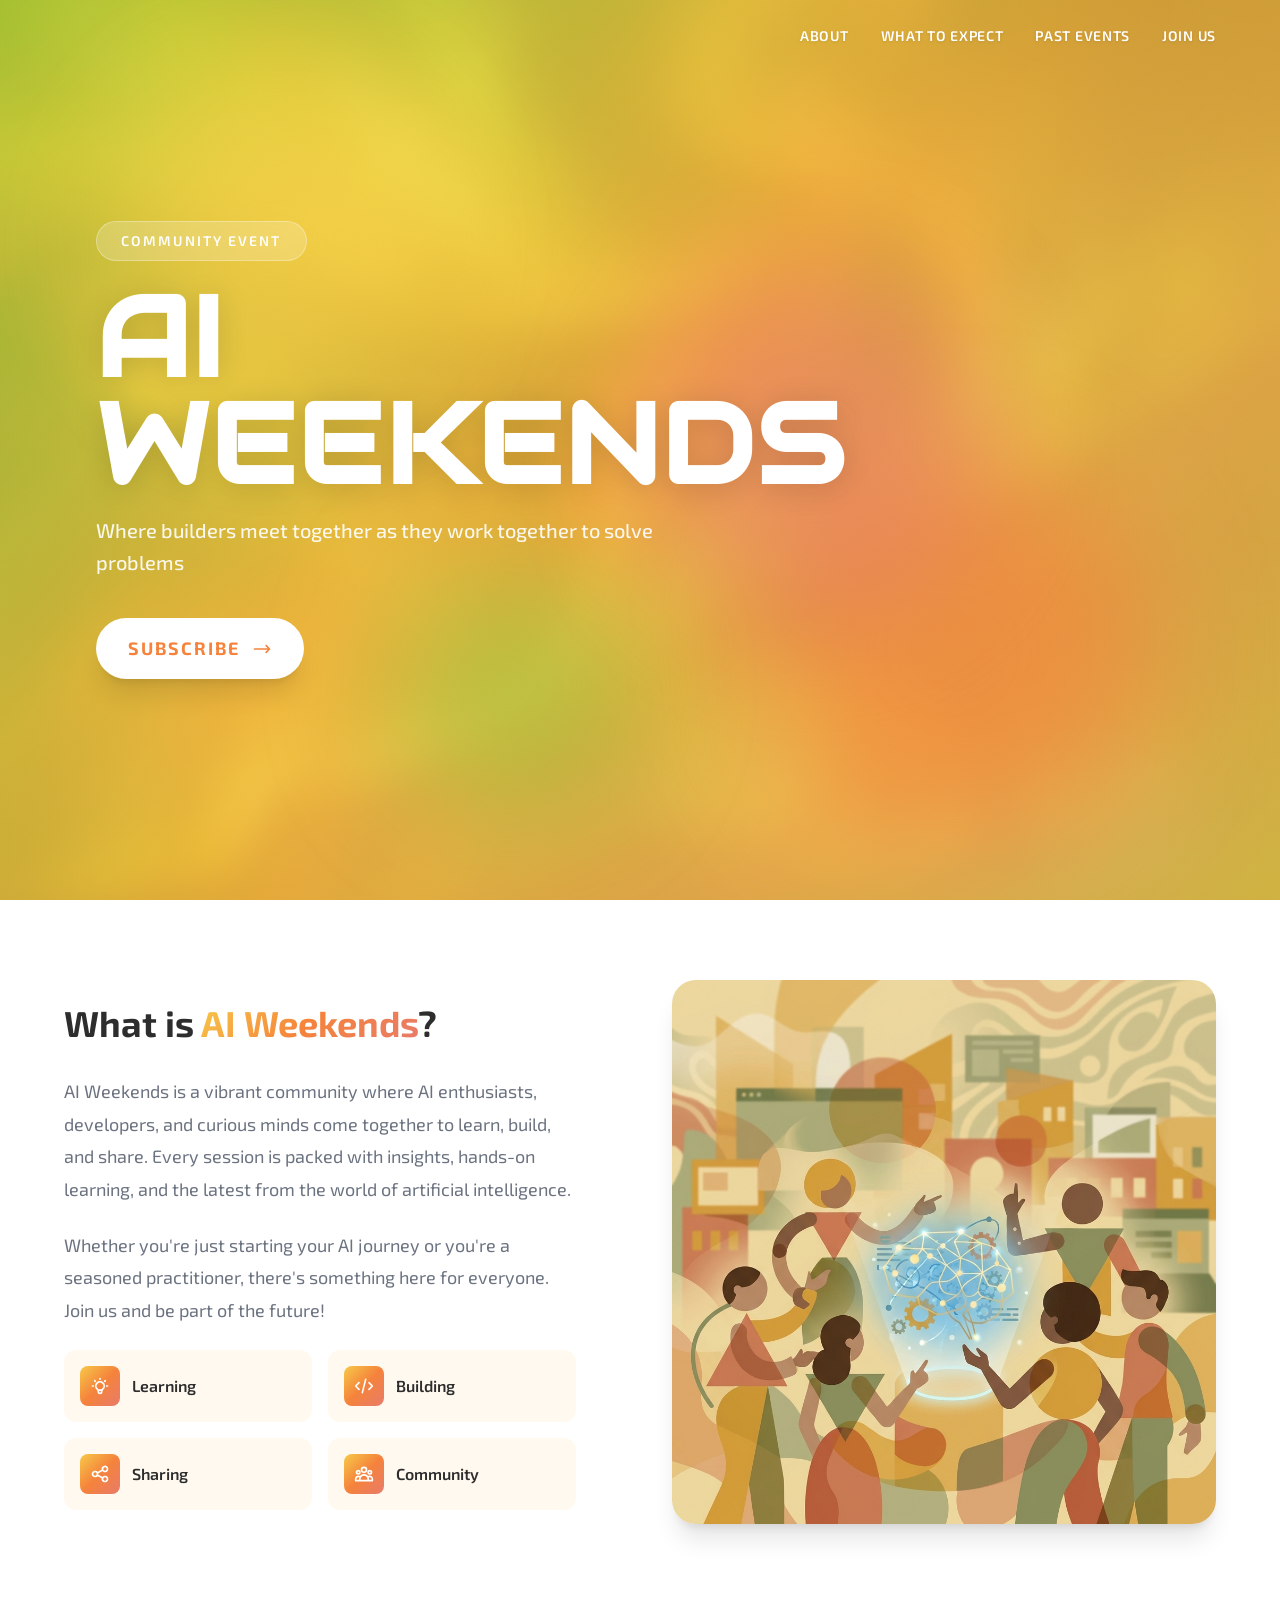
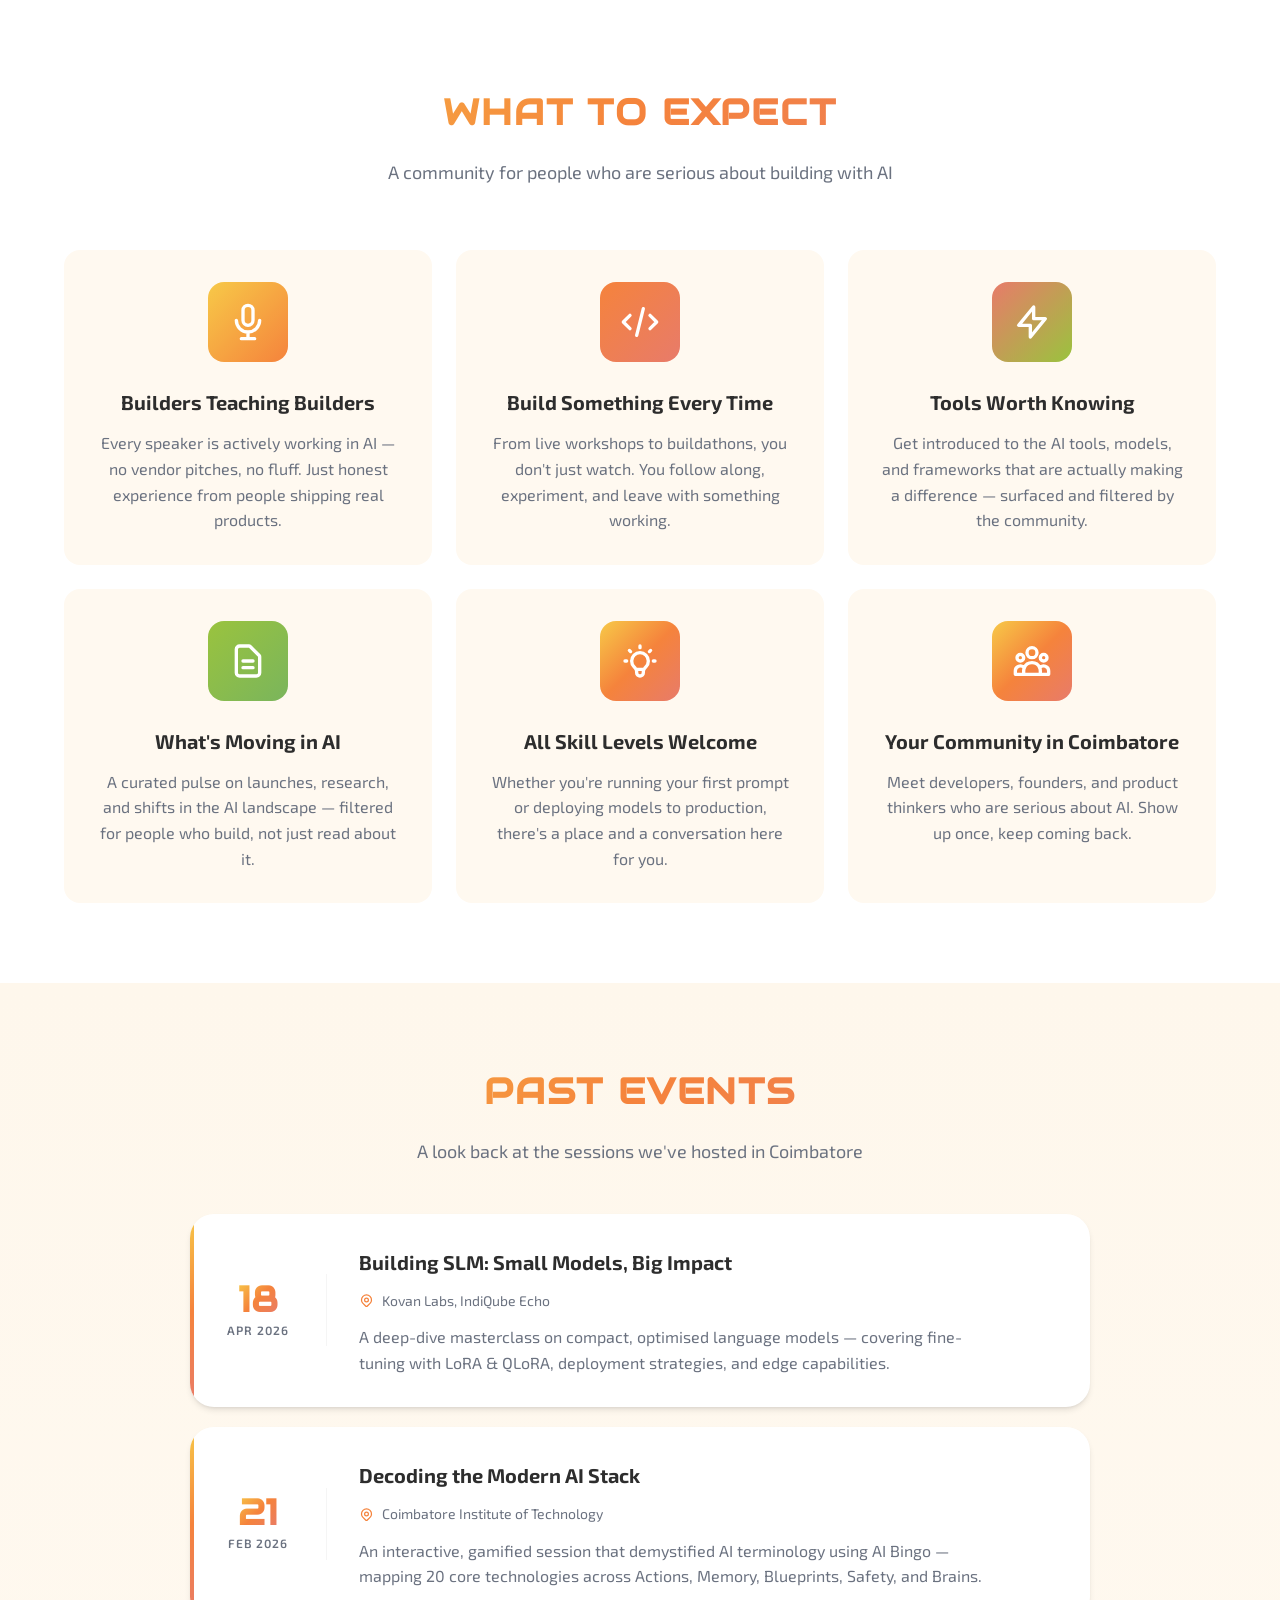
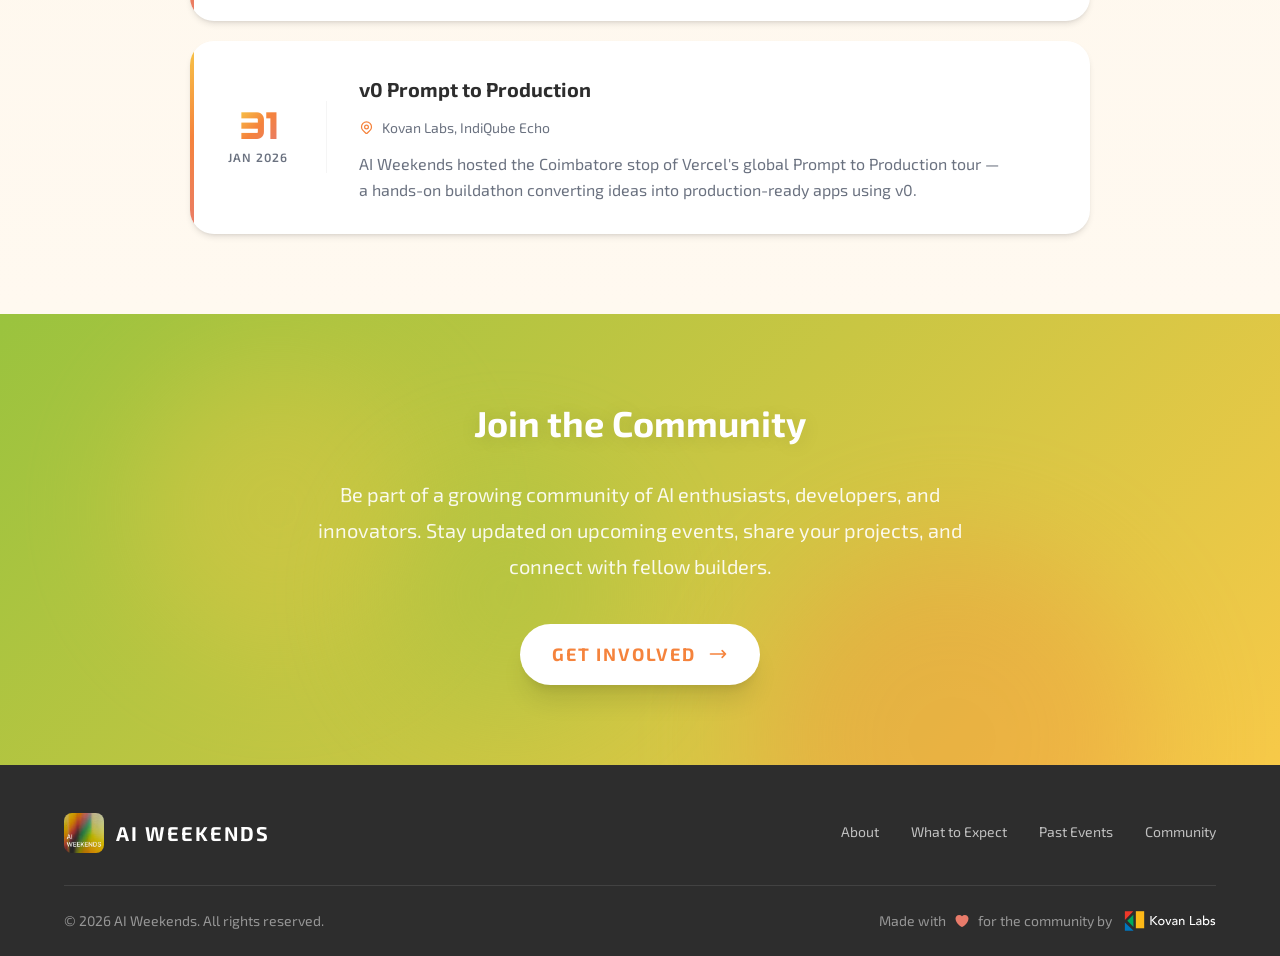
<file: index.html>
<!DOCTYPE html>
<html lang="en">

<head>
  <meta charset="UTF-8">
  <meta name="viewport" content="width=device-width, initial-scale=1.0">
  <meta name="description"
    content="AI Weekends - Where builders meet together to solve problems. Join our community for keynotes, AI hacks, hands-on workshops, and more.">
  <meta name="keywords" content="AI, Artificial Intelligence, Community, Workshops, Technology, Machine Learning">
  <meta name="author" content="AI Weekends">

  <!-- Open Graph -->
  <meta property="og:title" content="AI Weekends ">
  <meta property="og:description" content="Where builders meet together to solve problems. Join our AI community!">
  <meta property="og:image" content="assets/images/hero-bg.png">
  <meta property="og:type" content="website">

  <!-- Twitter Card -->
  <meta name="twitter:card" content="summary_large_image">
  <meta name="twitter:title" content="AI Weekends - Avengers Assemble">
  <meta name="twitter:description" content="Where builders meet together to solve problems.">

  <title>AI Weekends </title>

  <!-- Fonts -->
  <link rel="preconnect" href="https://fonts.googleapis.com">
  <link rel="preconnect" href="https://fonts.gstatic.com" crossorigin>
  <link href="https://fonts.googleapis.com/css2?family=Audiowide&family=Exo+2:wght@300;400;500;600;700&display=swap"
    rel="stylesheet">

  <!-- Favicon -->
  <link rel="icon" type="image/png" href="assets/images/logo.png">

  <!-- Styles -->
  <link rel="stylesheet" href="css/styles.css">
</head>

<body>
  <!-- Skip Link for Accessibility -->
  <a href="#main-content" class="skip-link">Skip to main content</a>

  <!-- Header -->
  <header class="header" id="header">
    <div class="container">
      <a href="#" class="logo">
        <img src="assets/images/logo.png" alt="AI Weekends Logo" class="logo-img">
        <span class="logo-text">AI Weekends</span>
      </a>

      <nav class="nav" aria-label="Main navigation">
        <a href="#about" class="nav-link">About</a>
        <a href="#agenda" class="nav-link">What to Expect</a>
        <a href="#past-events" class="nav-link">Past Events</a>
        <a href="#community" class="nav-link">Join Us</a>
      </nav>

      <button class="mobile-menu-toggle" aria-label="Toggle menu" aria-expanded="false">
        <span></span>
        <span></span>
        <span></span>
      </button>
    </div>
  </header>

  <!-- Mobile Navigation -->
  <div class="mobile-nav-overlay" aria-hidden="true"></div>
  <nav class="mobile-nav" aria-label="Mobile navigation">
    <a href="#about" class="mobile-nav-link">About</a>
    <a href="#agenda" class="mobile-nav-link">What to Expect</a>
    <a href="#past-events" class="mobile-nav-link">Past Events</a>
    <a href="#community" class="mobile-nav-link">Join Us</a>
  </nav>

  <main id="main-content">
    <!-- Hero Section -->
    <section class="hero" id="hero">
      <img src="assets/images/hero-bg.png" alt="" class="hero-background" aria-hidden="true">
      <div class="hero-overlay" aria-hidden="true"></div>

      <!-- Floating Orbs -->
      <div class="hero-orbs" aria-hidden="true">
        <div class="orb orb-1"></div>
        <div class="orb orb-2"></div>
        <div class="orb orb-3"></div>
        <div class="orb orb-4"></div>
      </div>

      <div class="hero-content">
        <span class="hero-badge">Community Event</span>
        <h1 class="hero-title">AI Weekends</h1>
        <p class="hero-subtitle">Where builders meet together as they work together to solve problems</p>
        <a href="https://lu.ma/aiweekends" target="_blank" rel="noopener noreferrer" class="hero-cta">
          Subscribe
          <svg xmlns="http://www.w3.org/2000/svg" fill="none" viewBox="0 0 24 24" stroke="currentColor">
            <path stroke-linecap="round" stroke-linejoin="round" stroke-width="2" d="M17 8l4 4m0 0l-4 4m4-4H3" />
          </svg>
        </a>
      </div>
    </section>

    <!-- About Section -->
    <section class="about section" id="about">
      <div class="container">
        <div class="about-grid">
          <div class="about-content">
            <h2 class="about-title">What is <span>AI Weekends</span>?</h2>
            <p class="about-text">
              AI Weekends is a vibrant community where AI enthusiasts, developers, and curious minds come together
              to learn, build, and share. Every session is packed with insights, hands-on learning, and the latest
              from the world of artificial intelligence.
            </p>
            <p class="about-text">
              Whether you're just starting your AI journey or you're a seasoned practitioner, there's something
              here for everyone. Join us and be part of the future!
            </p>

            <div class="about-features">
              <div class="about-feature">
                <div class="about-feature-icon">
                  <svg xmlns="http://www.w3.org/2000/svg" width="20" height="20" fill="none" viewBox="0 0 24 24"
                    stroke="currentColor">
                    <path stroke-linecap="round" stroke-linejoin="round" stroke-width="2"
                      d="M9.663 17h4.673M12 3v1m6.364 1.636l-.707.707M21 12h-1M4 12H3m3.343-5.657l-.707-.707m2.828 9.9a5 5 0 117.072 0l-.548.547A3.374 3.374 0 0014 18.469V19a2 2 0 11-4 0v-.531c0-.895-.356-1.754-.988-2.386l-.548-.547z" />
                  </svg>
                </div>
                <span class="about-feature-text">Learning</span>
              </div>
              <div class="about-feature">
                <div class="about-feature-icon">
                  <svg xmlns="http://www.w3.org/2000/svg" width="20" height="20" fill="none" viewBox="0 0 24 24"
                    stroke="currentColor">
                    <path stroke-linecap="round" stroke-linejoin="round" stroke-width="2"
                      d="M10 20l4-16m4 4l4 4-4 4M6 16l-4-4 4-4" />
                  </svg>
                </div>
                <span class="about-feature-text">Building</span>
              </div>
              <div class="about-feature">
                <div class="about-feature-icon">
                  <svg xmlns="http://www.w3.org/2000/svg" width="20" height="20" fill="none" viewBox="0 0 24 24"
                    stroke="currentColor">
                    <path stroke-linecap="round" stroke-linejoin="round" stroke-width="2"
                      d="M8.684 13.342C8.886 12.938 9 12.482 9 12c0-.482-.114-.938-.316-1.342m0 2.684a3 3 0 110-2.684m0 2.684l6.632 3.316m-6.632-6l6.632-3.316m0 0a3 3 0 105.367-2.684 3 3 0 00-5.367 2.684zm0 9.316a3 3 0 105.368 2.684 3 3 0 00-5.368-2.684z" />
                  </svg>
                </div>
                <span class="about-feature-text">Sharing</span>
              </div>
              <div class="about-feature">
                <div class="about-feature-icon">
                  <svg xmlns="http://www.w3.org/2000/svg" width="20" height="20" fill="none" viewBox="0 0 24 24"
                    stroke="currentColor">
                    <path stroke-linecap="round" stroke-linejoin="round" stroke-width="2"
                      d="M17 20h5v-2a3 3 0 00-5.356-1.857M17 20H7m10 0v-2c0-.656-.126-1.283-.356-1.857M7 20H2v-2a3 3 0 015.356-1.857M7 20v-2c0-.656.126-1.283.356-1.857m0 0a5.002 5.002 0 019.288 0M15 7a3 3 0 11-6 0 3 3 0 016 0zm6 3a2 2 0 11-4 0 2 2 0 014 0zM7 10a2 2 0 11-4 0 2 2 0 014 0z" />
                  </svg>
                </div>
                <span class="about-feature-text">Community</span>
              </div>
            </div>
          </div>

          <div class="about-image">
            <img src="assets/images/community.png" alt="AI Community collaborating together">
          </div>
        </div>
      </div>
    </section>

    <!-- What to Expect Section -->
    <section class="highlights section" id="agenda">
      <div class="container">
        <div class="highlights-header">
          <h2 class="section-title">What to Expect</h2>
          <p class="section-subtitle text-center" style="margin: 0 auto;">
            A community for people who are serious about building with AI
          </p>
        </div>

        <div class="highlights-grid highlights-grid-extended">
          <!-- Builders Teaching Builders -->
          <div class="highlight-card">
            <div class="highlight-icon">
              <svg xmlns="http://www.w3.org/2000/svg" fill="none" viewBox="0 0 24 24" stroke="currentColor">
                <path stroke-linecap="round" stroke-linejoin="round" stroke-width="2"
                  d="M19 11a7 7 0 01-7 7m0 0a7 7 0 01-7-7m7 7v4m0 0H8m4 0h4m-4-8a3 3 0 01-3-3V5a3 3 0 116 0v6a3 3 0 01-3 3z" />
              </svg>
            </div>
            <h3 class="highlight-title">Builders Teaching Builders</h3>
            <p class="highlight-description">Every speaker is actively working in AI — no vendor pitches, no fluff. Just honest experience from people shipping real products.</p>
          </div>

          <!-- Build Something Every Time -->
          <div class="highlight-card">
            <div class="highlight-icon">
              <svg xmlns="http://www.w3.org/2000/svg" fill="none" viewBox="0 0 24 24" stroke="currentColor">
                <path stroke-linecap="round" stroke-linejoin="round" stroke-width="2"
                  d="M10 20l4-16m4 4l4 4-4 4M6 16l-4-4 4-4" />
              </svg>
            </div>
            <h3 class="highlight-title">Build Something Every Time</h3>
            <p class="highlight-description">From live workshops to buildathons, you don't just watch. You follow along, experiment, and leave with something working.</p>
          </div>

          <!-- Tools Worth Knowing -->
          <div class="highlight-card">
            <div class="highlight-icon">
              <svg xmlns="http://www.w3.org/2000/svg" fill="none" viewBox="0 0 24 24" stroke="currentColor">
                <path stroke-linecap="round" stroke-linejoin="round" stroke-width="2" d="M13 10V3L4 14h7v7l9-11h-7z" />
              </svg>
            </div>
            <h3 class="highlight-title">Tools Worth Knowing</h3>
            <p class="highlight-description">Get introduced to the AI tools, models, and frameworks that are actually making a difference — surfaced and filtered by the community.</p>
          </div>

          <!-- What's Moving in AI -->
          <div class="highlight-card">
            <div class="highlight-icon">
              <svg xmlns="http://www.w3.org/2000/svg" fill="none" viewBox="0 0 24 24" stroke="currentColor">
                <path stroke-linecap="round" stroke-linejoin="round" stroke-width="2"
                  d="M9 12h6m-6 4h6m2 5H7a2 2 0 01-2-2V5a2 2 0 012-2h5.586a1 1 0 01.707.293l5.414 5.414a1 1 0 01.293.707V19a2 2 0 01-2 2z" />
              </svg>
            </div>
            <h3 class="highlight-title">What's Moving in AI</h3>
            <p class="highlight-description">A curated pulse on launches, research, and shifts in the AI landscape — filtered for people who build, not just read about it.</p>
          </div>

          <!-- All Skill Levels Welcome -->
          <div class="highlight-card">
            <div class="highlight-icon">
              <svg xmlns="http://www.w3.org/2000/svg" fill="none" viewBox="0 0 24 24" stroke="currentColor">
                <path stroke-linecap="round" stroke-linejoin="round" stroke-width="2"
                  d="M9.663 17h4.673M12 3v1m6.364 1.636l-.707.707M21 12h-1M4 12H3m3.343-5.657l-.707-.707m2.828 9.9a5 5 0 117.072 0l-.548.547A3.374 3.374 0 0014 18.469V19a2 2 0 11-4 0v-.531c0-.895-.356-1.754-.988-2.386l-.548-.547z" />
              </svg>
            </div>
            <h3 class="highlight-title">All Skill Levels Welcome</h3>
            <p class="highlight-description">Whether you're running your first prompt or deploying models to production, there's a place and a conversation here for you.</p>
          </div>

          <!-- Your Community in Coimbatore -->
          <div class="highlight-card">
            <div class="highlight-icon">
              <svg xmlns="http://www.w3.org/2000/svg" fill="none" viewBox="0 0 24 24" stroke="currentColor">
                <path stroke-linecap="round" stroke-linejoin="round" stroke-width="2"
                  d="M17 20h5v-2a3 3 0 00-5.356-1.857M17 20H7m10 0v-2c0-.656-.126-1.283-.356-1.857M7 20H2v-2a3 3 0 015.356-1.857M7 20v-2c0-.656.126-1.283.356-1.857m0 0a5.002 5.002 0 019.288 0M15 7a3 3 0 11-6 0 3 3 0 016 0zm6 3a2 2 0 11-4 0 2 2 0 014 0zM7 10a2 2 0 11-4 0 2 2 0 014 0z" />
              </svg>
            </div>
            <h3 class="highlight-title">Your Community in Coimbatore</h3>
            <p class="highlight-description">Meet developers, founders, and product thinkers who are serious about AI. Show up once, keep coming back.</p>
          </div>
        </div>
      </div>
    </section>

    <!-- Past Events Section -->
    <section class="past-events section" id="past-events">
      <div class="container">
        <div class="past-events-header">
          <h2 class="section-title text-center">Past Events</h2>
          <p class="section-subtitle text-center" style="margin: 0 auto;">
            A look back at the sessions we've hosted in Coimbatore
          </p>
        </div>

        <div class="events-list">

          <!-- Building SLM -->
          <a href="events/building-slm.html" class="event-card">
            <div class="event-date">
              <span class="event-date-day">18</span>
              <span class="event-date-month">Apr 2026</span>
            </div>
            <div class="event-divider" aria-hidden="true"></div>
            <div class="event-body">
              <h3 class="event-title">Building SLM: Small Models, Big Impact</h3>
              <div class="event-meta">
                <span class="event-meta-item">
                  <svg xmlns="http://www.w3.org/2000/svg" fill="none" viewBox="0 0 24 24" stroke="currentColor">
                    <path stroke-linecap="round" stroke-linejoin="round" stroke-width="2" d="M17.657 16.657L13.414 20.9a1.998 1.998 0 01-2.827 0l-4.244-4.243a8 8 0 1111.314 0z" />
                    <path stroke-linecap="round" stroke-linejoin="round" stroke-width="2" d="M15 11a3 3 0 11-6 0 3 3 0 016 0z" />
                  </svg>
                  Kovan Labs, IndiQube Echo
                </span>
              </div>
              <p class="event-description">A deep-dive masterclass on compact, optimised language models — covering fine-tuning with LoRA &amp; QLoRA, deployment strategies, and edge capabilities.</p>
            </div>
            <div class="event-arrow" aria-hidden="true">
              <svg xmlns="http://www.w3.org/2000/svg" fill="none" viewBox="0 0 24 24" stroke="currentColor">
                <path stroke-linecap="round" stroke-linejoin="round" stroke-width="2" d="M17 8l4 4m0 0l-4 4m4-4H3" />
              </svg>
            </div>
          </a>

          <!-- Decoding the Modern AI Stack -->
          <a href="events/decoding-ai-stack.html" class="event-card">
            <div class="event-date">
              <span class="event-date-day">21</span>
              <span class="event-date-month">Feb 2026</span>
            </div>
            <div class="event-divider" aria-hidden="true"></div>
            <div class="event-body">
              <h3 class="event-title">Decoding the Modern AI Stack</h3>
              <div class="event-meta">
                <span class="event-meta-item">
                  <svg xmlns="http://www.w3.org/2000/svg" fill="none" viewBox="0 0 24 24" stroke="currentColor">
                    <path stroke-linecap="round" stroke-linejoin="round" stroke-width="2" d="M17.657 16.657L13.414 20.9a1.998 1.998 0 01-2.827 0l-4.244-4.243a8 8 0 1111.314 0z" />
                    <path stroke-linecap="round" stroke-linejoin="round" stroke-width="2" d="M15 11a3 3 0 11-6 0 3 3 0 016 0z" />
                  </svg>
                  Coimbatore Institute of Technology
                </span>
              </div>
              <p class="event-description">An interactive, gamified session that demystified AI terminology using AI Bingo — mapping 20 core technologies across Actions, Memory, Blueprints, Safety, and Brains.</p>
            </div>
            <div class="event-arrow" aria-hidden="true">
              <svg xmlns="http://www.w3.org/2000/svg" fill="none" viewBox="0 0 24 24" stroke="currentColor">
                <path stroke-linecap="round" stroke-linejoin="round" stroke-width="2" d="M17 8l4 4m0 0l-4 4m4-4H3" />
              </svg>
            </div>
          </a>

          <!-- v0 Prompt to Production -->
          <a href="events/v0-prompt-to-production.html" class="event-card">
            <div class="event-date">
              <span class="event-date-day">31</span>
              <span class="event-date-month">Jan 2026</span>
            </div>
            <div class="event-divider" aria-hidden="true"></div>
            <div class="event-body">
              <h3 class="event-title">v0 Prompt to Production</h3>
              <div class="event-meta">
                <span class="event-meta-item">
                  <svg xmlns="http://www.w3.org/2000/svg" fill="none" viewBox="0 0 24 24" stroke="currentColor">
                    <path stroke-linecap="round" stroke-linejoin="round" stroke-width="2" d="M17.657 16.657L13.414 20.9a1.998 1.998 0 01-2.827 0l-4.244-4.243a8 8 0 1111.314 0z" />
                    <path stroke-linecap="round" stroke-linejoin="round" stroke-width="2" d="M15 11a3 3 0 11-6 0 3 3 0 016 0z" />
                  </svg>
                  Kovan Labs, IndiQube Echo
                </span>
              </div>
              <p class="event-description">AI Weekends hosted the Coimbatore stop of Vercel's global Prompt to Production tour — a hands-on buildathon converting ideas into production-ready apps using v0.</p>
            </div>
            <div class="event-arrow" aria-hidden="true">
              <svg xmlns="http://www.w3.org/2000/svg" fill="none" viewBox="0 0 24 24" stroke="currentColor">
                <path stroke-linecap="round" stroke-linejoin="round" stroke-width="2" d="M17 8l4 4m0 0l-4 4m4-4H3" />
              </svg>
            </div>
          </a>

        </div>
      </div>
    </section>

    <!-- Community Section -->
    <section class="community section" id="community">
      <div class="community-orbs" aria-hidden="true">
        <div class="orb orb-1"></div>
        <div class="orb orb-2"></div>
        <div class="orb orb-3"></div>
      </div>

      <div class="container">
        <div class="community-content">
          <h2 class="community-title">Join the Community</h2>
          <p class="community-text">
            Be part of a growing community of AI enthusiasts, developers, and innovators.
            Stay updated on upcoming events, share your projects, and connect with fellow builders.
          </p>
          <a href="https://lu.ma/aiweekends" target="_blank" rel="noopener noreferrer" class="community-cta">
            Get Involved
            <svg xmlns="http://www.w3.org/2000/svg" width="20" height="20" fill="none" viewBox="0 0 24 24"
              stroke="currentColor">
              <path stroke-linecap="round" stroke-linejoin="round" stroke-width="2" d="M17 8l4 4m0 0l-4 4m4-4H3" />
            </svg>
          </a>

          <!-- Social links hidden for now
          <div class="social-links">
            <a href="#" class="social-link" aria-label="Twitter">
              <svg xmlns="http://www.w3.org/2000/svg" width="24" height="24" fill="currentColor" viewBox="0 0 24 24">
                <path
                  d="M18.244 2.25h3.308l-7.227 8.26 8.502 11.24H16.17l-5.214-6.817L4.99 21.75H1.68l7.73-8.835L1.254 2.25H8.08l4.713 6.231zm-1.161 17.52h1.833L7.084 4.126H5.117z" />
              </svg>
            </a>
            <a href="#" class="social-link" aria-label="LinkedIn">
              <svg xmlns="http://www.w3.org/2000/svg" width="24" height="24" fill="currentColor" viewBox="0 0 24 24">
                <path
                  d="M20.447 20.452h-3.554v-5.569c0-1.328-.027-3.037-1.852-3.037-1.853 0-2.136 1.445-2.136 2.939v5.667H9.351V9h3.414v1.561h.046c.477-.9 1.637-1.85 3.37-1.85 3.601 0 4.267 2.37 4.267 5.455v6.286zM5.337 7.433c-1.144 0-2.063-.926-2.063-2.065 0-1.138.92-2.063 2.063-2.063 1.14 0 2.064.925 2.064 2.063 0 1.139-.925 2.065-2.064 2.065zm1.782 13.019H3.555V9h3.564v11.452zM22.225 0H1.771C.792 0 0 .774 0 1.729v20.542C0 23.227.792 24 1.771 24h20.451C23.2 24 24 23.227 24 22.271V1.729C24 .774 23.2 0 22.222 0h.003z" />
              </svg>
            </a>
            <a href="#" class="social-link" aria-label="GitHub">
              <svg xmlns="http://www.w3.org/2000/svg" width="24" height="24" fill="currentColor" viewBox="0 0 24 24">
                <path
                  d="M12 0c-6.626 0-12 5.373-12 12 0 5.302 3.438 9.8 8.207 11.387.599.111.793-.261.793-.577v-2.234c-3.338.726-4.033-1.416-4.033-1.416-.546-1.387-1.333-1.756-1.333-1.756-1.089-.745.083-.729.083-.729 1.205.084 1.839 1.237 1.839 1.237 1.07 1.834 2.807 1.304 3.492.997.107-.775.418-1.305.762-1.604-2.665-.305-5.467-1.334-5.467-5.931 0-1.311.469-2.381 1.236-3.221-.124-.303-.535-1.524.117-3.176 0 0 1.008-.322 3.301 1.23.957-.266 1.983-.399 3.003-.404 1.02.005 2.047.138 3.006.404 2.291-1.552 3.297-1.23 3.297-1.23.653 1.653.242 2.874.118 3.176.77.84 1.235 1.911 1.235 3.221 0 4.609-2.807 5.624-5.479 5.921.43.372.823 1.102.823 2.222v3.293c0 .319.192.694.801.576 4.765-1.589 8.199-6.086 8.199-11.386 0-6.627-5.373-12-12-12z" />
              </svg>
            </a>
            <a href="#" class="social-link" aria-label="Discord">
              <svg xmlns="http://www.w3.org/2000/svg" width="24" height="24" fill="currentColor" viewBox="0 0 24 24">
                <path
                  d="M20.317 4.3698a19.7913 19.7913 0 00-4.8851-1.5152.0741.0741 0 00-.0785.0371c-.211.3753-.4447.8648-.6083 1.2495-1.8447-.2762-3.68-.2762-5.4868 0-.1636-.3933-.4058-.8742-.6177-1.2495a.077.077 0 00-.0785-.037 19.7363 19.7363 0 00-4.8852 1.515.0699.0699 0 00-.0321.0277C.5334 9.0458-.319 13.5799.0992 18.0578a.0824.0824 0 00.0312.0561c2.0528 1.5076 4.0413 2.4228 5.9929 3.0294a.0777.0777 0 00.0842-.0276c.4616-.6304.8731-1.2952 1.226-1.9942a.076.076 0 00-.0416-.1057c-.6528-.2476-1.2743-.5495-1.8722-.8923a.077.077 0 01-.0076-.1277c.1258-.0943.2517-.1923.3718-.2914a.0743.0743 0 01.0776-.0105c3.9278 1.7933 8.18 1.7933 12.0614 0a.0739.0739 0 01.0785.0095c.1202.099.246.1981.3728.2924a.077.077 0 01-.0066.1276 12.2986 12.2986 0 01-1.873.8914.0766.0766 0 00-.0407.1067c.3604.698.7719 1.3628 1.225 1.9932a.076.076 0 00.0842.0286c1.961-.6067 3.9495-1.5219 6.0023-3.0294a.077.077 0 00.0313-.0552c.5004-5.177-.8382-9.6739-3.5485-13.6604a.061.061 0 00-.0312-.0286zM8.02 15.3312c-1.1825 0-2.1569-1.0857-2.1569-2.419 0-1.3332.9555-2.4189 2.157-2.4189 1.2108 0 2.1757 1.0952 2.1568 2.419 0 1.3332-.9555 2.4189-2.1569 2.4189zm7.9748 0c-1.1825 0-2.1569-1.0857-2.1569-2.419 0-1.3332.9554-2.4189 2.1569-2.4189 1.2108 0 2.1757 1.0952 2.1568 2.419 0 1.3332-.946 2.4189-2.1568 2.4189Z" />
              </svg>
            </a>
          </div>
          -->
        </div>
      </div>
    </section>
  </main>

  <!-- Footer -->
  <footer class="footer">
    <div class="container">
      <div class="footer-content">
        <div class="footer-logo">
          <img src="assets/images/logo.png" alt="AI Weekends" class="logo-img">
          <span class="footer-logo-text">AI Weekends</span>
        </div>

        <div class="footer-links">
          <a href="#about" class="footer-link">About</a>
          <a href="#agenda" class="footer-link">What to Expect</a>
          <a href="#past-events" class="footer-link">Past Events</a>
          <a href="#community" class="footer-link">Community</a>
        </div>
      </div>

      <div class="footer-bottom">
        <p>&copy; 2026 AI Weekends. All rights reserved.</p>
        <p class="footer-credits">
          Made with
          <svg xmlns="http://www.w3.org/2000/svg" fill="currentColor" viewBox="0 0 24 24">
            <path
              d="M11.645 20.91l-.007-.003-.022-.012a15.247 15.247 0 01-.383-.218 25.18 25.18 0 01-4.244-3.17C4.688 15.36 2.25 12.174 2.25 8.25 2.25 5.322 4.714 3 7.688 3A5.5 5.5 0 0112 5.052 5.5 5.5 0 0116.313 3c2.973 0 5.437 2.322 5.437 5.25 0 3.925-2.438 7.111-4.739 9.256a25.175 25.175 0 01-4.244 3.17 15.247 15.247 0 01-.383.219l-.022.012-.007.004-.003.001a.752.752 0 01-.704 0l-.003-.001z" />
          </svg>
          for the community by
          <img src="assets/images/kovan-labs-logo.svg" alt="Kovan Labs" class="kovan-logo">
        </p>
      </div>
    </div>
  </footer>

  <script src="js/main.js"></script>
</body>

</html>
</file>
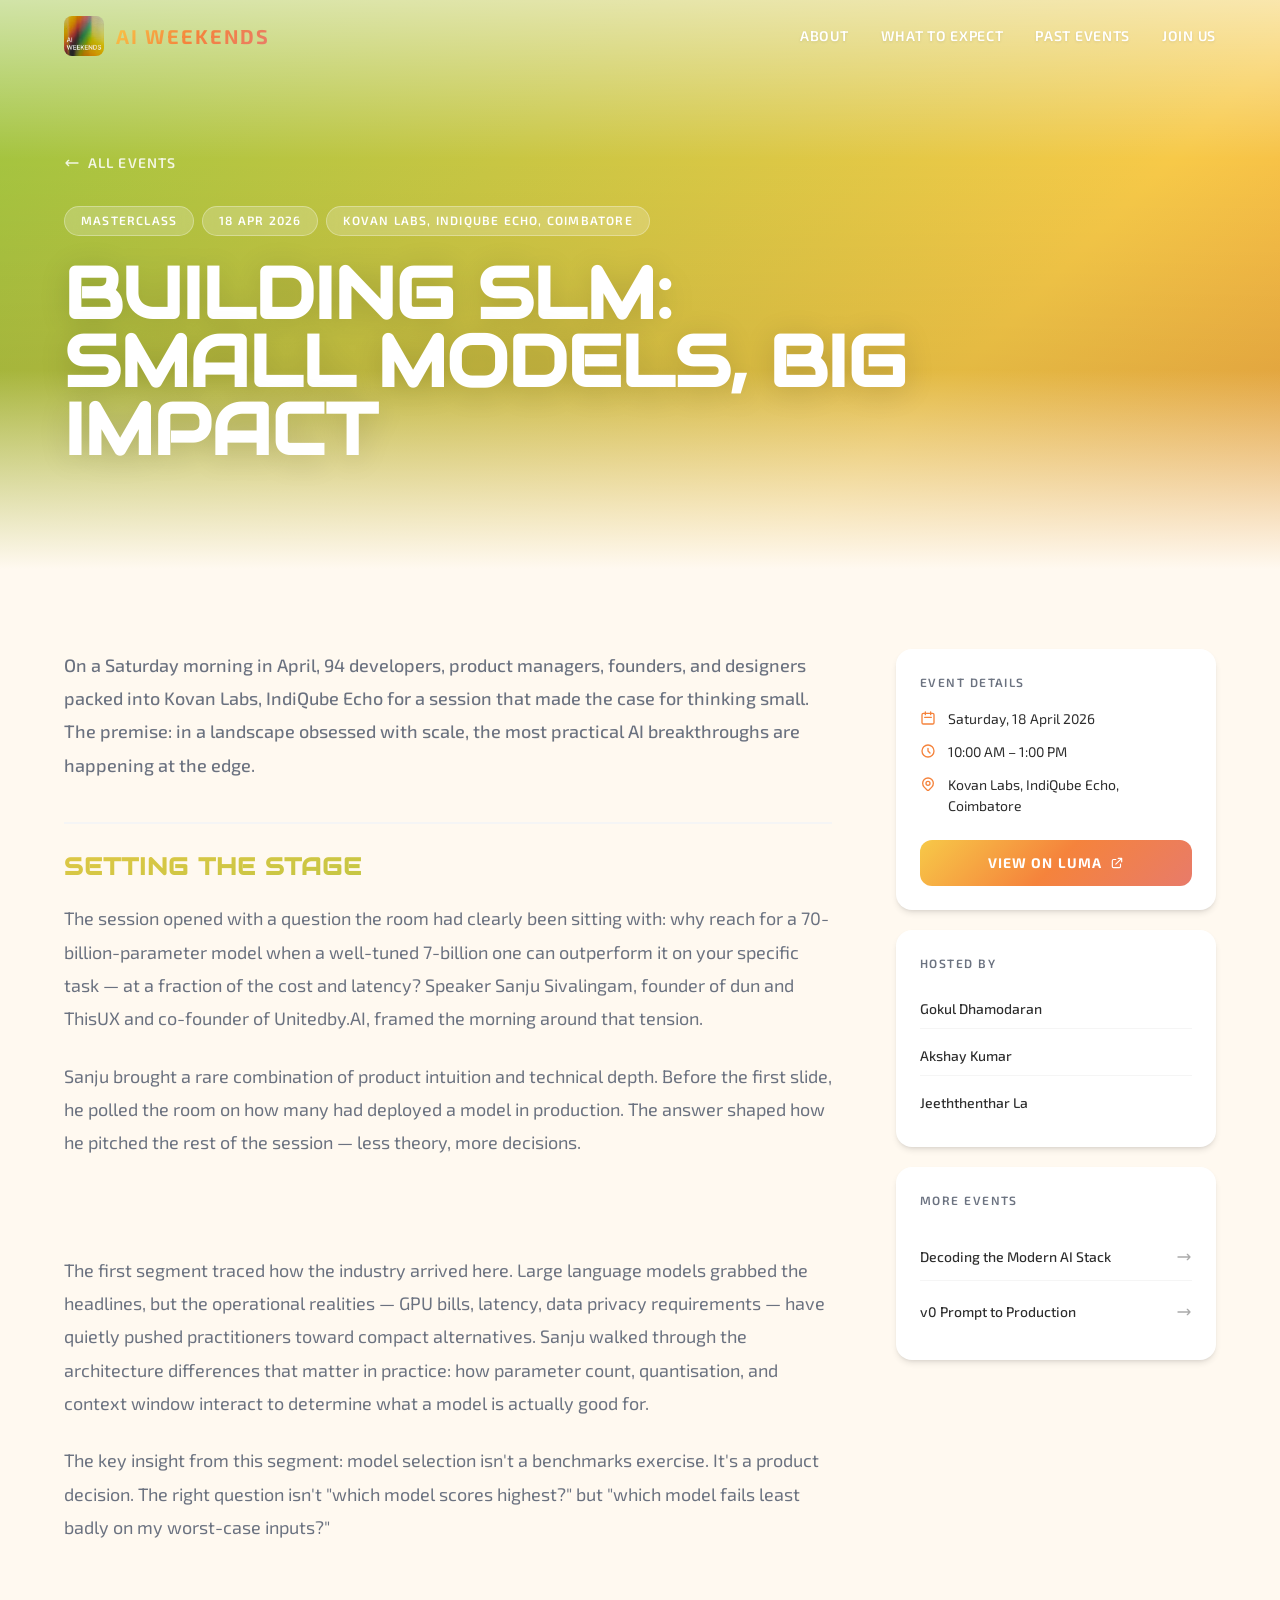
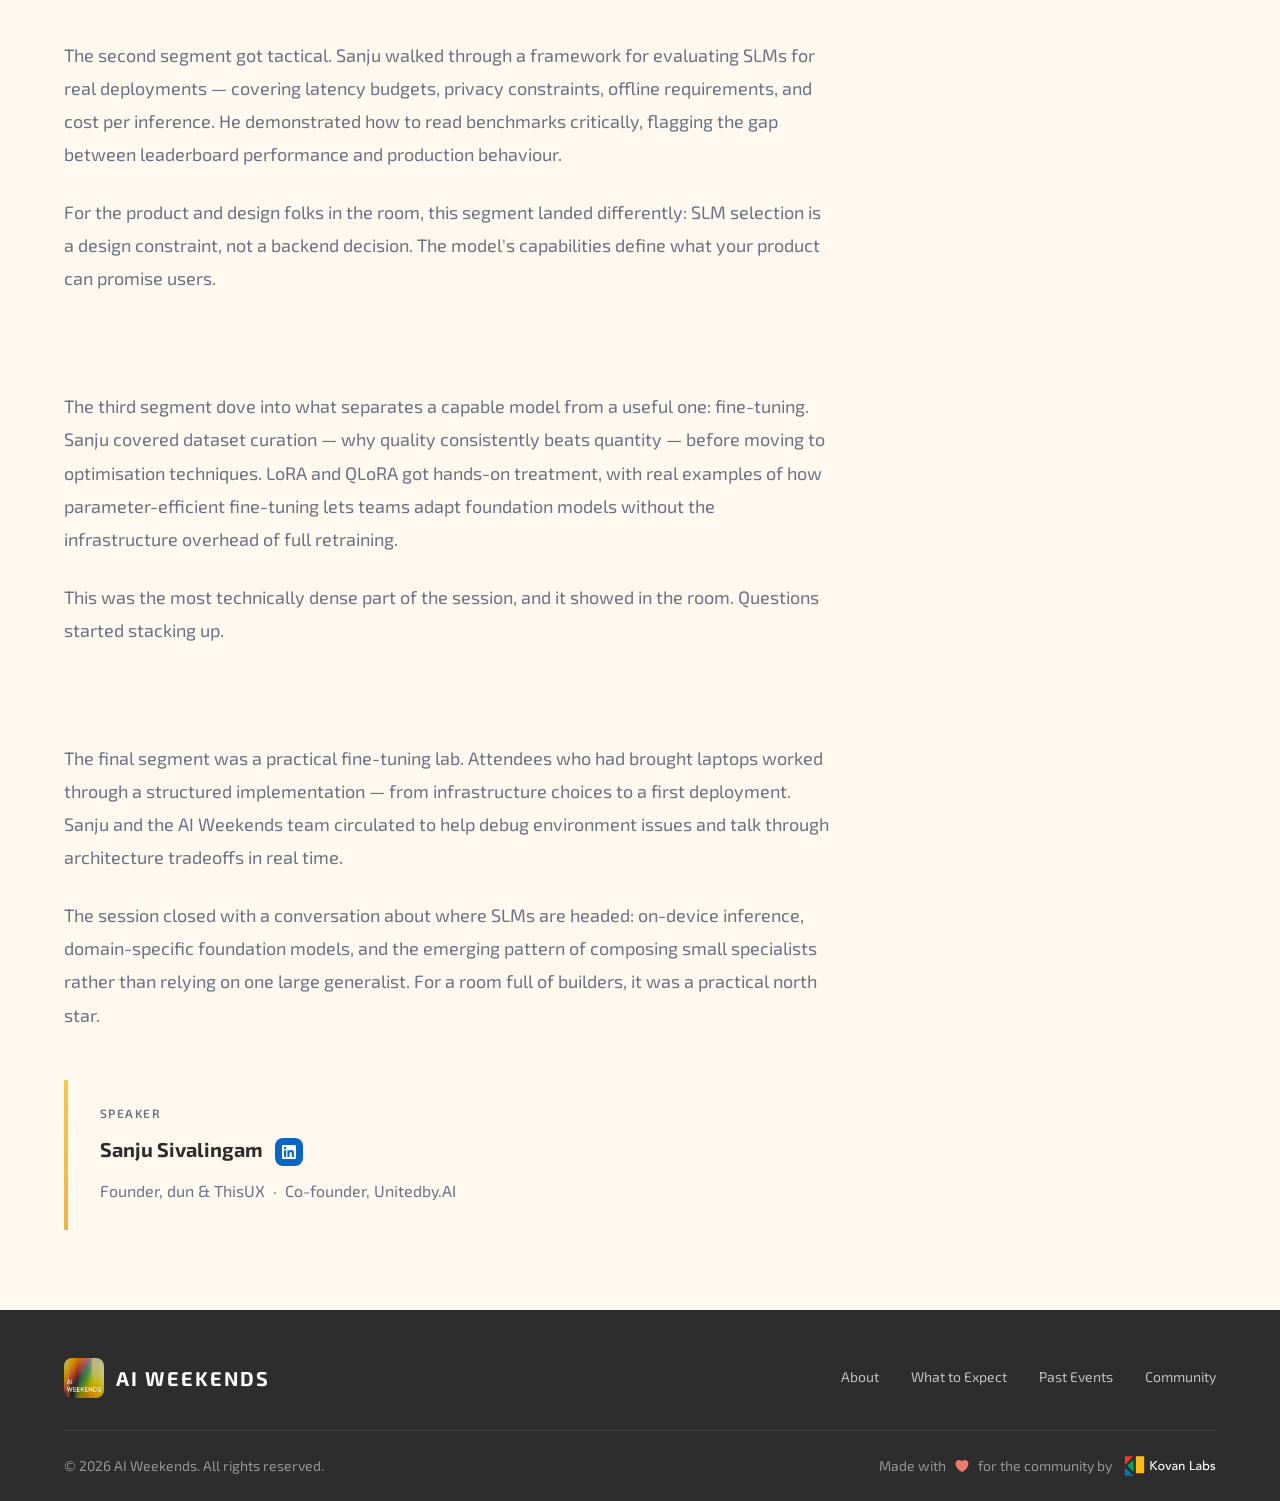
<file: events/building-slm.html>
<!DOCTYPE html>
<html lang="en">

<head>
  <meta charset="UTF-8">
  <meta name="viewport" content="width=device-width, initial-scale=1.0">
  <meta name="description" content="AI Weekends: Building SLM — Small Models, Big Impact. A masterclass on small language models held on 18 April 2026 in Coimbatore.">
  <meta property="og:title" content="Building SLM: Small Models, Big Impact — AI Weekends">
  <meta property="og:description" content="94 builders gathered to explore how compact, optimised language models are reshaping AI deployment.">
  <meta property="og:type" content="article">

  <title>Building SLM: Small Models, Big Impact — AI Weekends</title>

  <link rel="preconnect" href="https://fonts.googleapis.com">
  <link rel="preconnect" href="https://fonts.gstatic.com" crossorigin>
  <link href="https://fonts.googleapis.com/css2?family=Audiowide&family=Exo+2:wght@300;400;500;600;700&display=swap" rel="stylesheet">
  <link rel="icon" type="image/png" href="../assets/images/logo.png">
  <link rel="stylesheet" href="../css/styles.css">
  <link rel="stylesheet" href="../css/event.css">
</head>

<body>
  <a href="#main-content" class="skip-link">Skip to main content</a>

  <header class="header scrolled" id="header">
    <div class="container">
      <a href="../index.html" class="logo" style="opacity:1;transform:none;pointer-events:auto;">
        <img src="../assets/images/logo.png" alt="AI Weekends Logo" class="logo-img">
        <span class="logo-text">AI Weekends</span>
      </a>
      <nav class="nav" aria-label="Main navigation">
        <a href="../index.html#about" class="nav-link">About</a>
        <a href="../index.html#agenda" class="nav-link">What to Expect</a>
        <a href="../index.html#past-events" class="nav-link">Past Events</a>
        <a href="../index.html#community" class="nav-link">Join Us</a>
      </nav>
      <button class="mobile-menu-toggle" aria-label="Toggle menu" aria-expanded="false">
        <span></span><span></span><span></span>
      </button>
    </div>
  </header>

  <div class="mobile-nav-overlay" aria-hidden="true"></div>
  <nav class="mobile-nav" aria-label="Mobile navigation">
    <a href="../index.html#about" class="mobile-nav-link">About</a>
    <a href="../index.html#agenda" class="mobile-nav-link">What to Expect</a>
    <a href="../index.html#past-events" class="mobile-nav-link">Past Events</a>
    <a href="../index.html#community" class="mobile-nav-link">Join Us</a>
  </nav>

  <main id="main-content">

    <div class="event-hero">
      <div class="container">
        <a href="../index.html#past-events" class="event-back">
          <svg xmlns="http://www.w3.org/2000/svg" fill="none" viewBox="0 0 24 24" stroke="currentColor">
            <path stroke-linecap="round" stroke-linejoin="round" stroke-width="2" d="M7 16l-4-4m0 0l4-4m-4 4h18" />
          </svg>
          All Events
        </a>
        <div class="event-hero-meta">
          <span class="event-hero-tag">Masterclass</span>
          <span class="event-hero-tag">18 Apr 2026</span>
          <span class="event-hero-tag">Kovan Labs, IndiQube Echo, Coimbatore</span>
        </div>
        <h1 class="event-hero-title">Building SLM:<br>Small Models, Big Impact</h1>
      </div>
    </div>

    <article class="event-article section">
      <div class="container event-article-container">

        <div class="event-writeup">

          <p class="event-lead">
            On a Saturday morning in April, 94 developers, product managers, founders, and designers packed into Kovan Labs, IndiQube Echo for a session that made the case for thinking small. The premise: in a landscape obsessed with scale, the most practical AI breakthroughs are happening at the edge.
          </p>

          <h2>Setting the Stage</h2>
          <p>
            The session opened with a question the room had clearly been sitting with: why reach for a 70-billion-parameter model when a well-tuned 7-billion one can outperform it on your specific task — at a fraction of the cost and latency? Speaker Sanju Sivalingam, founder of dun and ThisUX and co-founder of Unitedby.AI, framed the morning around that tension.
          </p>
          <p>
            Sanju brought a rare combination of product intuition and technical depth. Before the first slide, he polled the room on how many had deployed a model in production. The answer shaped how he pitched the rest of the session — less theory, more decisions.
          </p>

          <h2>The AI Landscape and the SLM Shift</h2>
          <p>
            The first segment traced how the industry arrived here. Large language models grabbed the headlines, but the operational realities — GPU bills, latency, data privacy requirements — have quietly pushed practitioners toward compact alternatives. Sanju walked through the architecture differences that matter in practice: how parameter count, quantisation, and context window interact to determine what a model is actually good for.
          </p>
          <p>
            The key insight from this segment: model selection isn't a benchmarks exercise. It's a product decision. The right question isn't "which model scores highest?" but "which model fails least badly on my worst-case inputs?"
          </p>

          <h2>Strategy and Selection</h2>
          <p>
            The second segment got tactical. Sanju walked through a framework for evaluating SLMs for real deployments — covering latency budgets, privacy constraints, offline requirements, and cost per inference. He demonstrated how to read benchmarks critically, flagging the gap between leaderboard performance and production behaviour.
          </p>
          <p>
            For the product and design folks in the room, this segment landed differently: SLM selection is a design constraint, not a backend decision. The model's capabilities define what your product can promise users.
          </p>

          <h2>Data Curation and Fine-Tuning</h2>
          <p>
            The third segment dove into what separates a capable model from a useful one: fine-tuning. Sanju covered dataset curation — why quality consistently beats quantity — before moving to optimisation techniques. LoRA and QLoRA got hands-on treatment, with real examples of how parameter-efficient fine-tuning lets teams adapt foundation models without the infrastructure overhead of full retraining.
          </p>
          <p>
            This was the most technically dense part of the session, and it showed in the room. Questions started stacking up.
          </p>

          <h2>Hands-On Implementation</h2>
          <p>
            The final segment was a practical fine-tuning lab. Attendees who had brought laptops worked through a structured implementation — from infrastructure choices to a first deployment. Sanju and the AI Weekends team circulated to help debug environment issues and talk through architecture tradeoffs in real time.
          </p>
          <p>
            The session closed with a conversation about where SLMs are headed: on-device inference, domain-specific foundation models, and the emerging pattern of composing small specialists rather than relying on one large generalist. For a room full of builders, it was a practical north star.
          </p>

          <div class="event-speaker-card">
            <div class="event-speaker-info">
              <h3>Speaker</h3>
              <div class="event-speaker-name-row">
                <p class="event-speaker-name">Sanju Sivalingam</p>
                <a href="https://www.linkedin.com/in/imsanju/" target="_blank" rel="noopener noreferrer" class="event-speaker-linkedin" aria-label="Sanju Sivalingam on LinkedIn">
                  <svg xmlns="http://www.w3.org/2000/svg" fill="currentColor" viewBox="0 0 24 24">
                    <path d="M20.447 20.452h-3.554v-5.569c0-1.328-.027-3.037-1.852-3.037-1.853 0-2.136 1.445-2.136 2.939v5.667H9.351V9h3.414v1.561h.046c.477-.9 1.637-1.85 3.37-1.85 3.601 0 4.267 2.37 4.267 5.455v6.286zM5.337 7.433c-1.144 0-2.063-.926-2.063-2.065 0-1.138.92-2.063 2.063-2.063 1.14 0 2.064.925 2.064 2.063 0 1.139-.925 2.065-2.064 2.065zm1.782 13.019H3.555V9h3.564v11.452zM22.225 0H1.771C.792 0 0 .774 0 1.729v20.542C0 23.227.792 24 1.771 24h20.451C23.2 24 24 23.227 24 22.271V1.729C24 .774 23.2 0 22.222 0h.003z"/>
                  </svg>
                </a>
              </div>
              <p class="event-speaker-title">Founder, dun &amp; ThisUX &nbsp;·&nbsp; Co-founder, Unitedby.AI</p>
            </div>
          </div>

        </div>

        <aside class="event-sidebar">
          <div class="event-sidebar-card">
            <h3>Event Details</h3>
            <ul class="event-details-list">
              <li>
                <svg xmlns="http://www.w3.org/2000/svg" fill="none" viewBox="0 0 24 24" stroke="currentColor"><path stroke-linecap="round" stroke-linejoin="round" stroke-width="2" d="M8 7V3m8 4V3m-9 8h10M5 21h14a2 2 0 002-2V7a2 2 0 00-2-2H5a2 2 0 00-2 2v12a2 2 0 002 2z" /></svg>
                Saturday, 18 April 2026
              </li>
              <li>
                <svg xmlns="http://www.w3.org/2000/svg" fill="none" viewBox="0 0 24 24" stroke="currentColor"><path stroke-linecap="round" stroke-linejoin="round" stroke-width="2" d="M12 8v4l3 3m6-3a9 9 0 11-18 0 9 9 0 0118 0z" /></svg>
                10:00 AM – 1:00 PM
              </li>
              <li>
                <svg xmlns="http://www.w3.org/2000/svg" fill="none" viewBox="0 0 24 24" stroke="currentColor"><path stroke-linecap="round" stroke-linejoin="round" stroke-width="2" d="M17.657 16.657L13.414 20.9a1.998 1.998 0 01-2.827 0l-4.244-4.243a8 8 0 1111.314 0z" /><path stroke-linecap="round" stroke-linejoin="round" stroke-width="2" d="M15 11a3 3 0 11-6 0 3 3 0 016 0z" /></svg>
                Kovan Labs, IndiQube Echo, Coimbatore
              </li>
            </ul>
            <a href="https://luma.com/iwg9ckq5" target="_blank" rel="noopener noreferrer" class="event-sidebar-cta">
              View on Luma
              <svg xmlns="http://www.w3.org/2000/svg" fill="none" viewBox="0 0 24 24" stroke="currentColor"><path stroke-linecap="round" stroke-linejoin="round" stroke-width="2" d="M10 6H6a2 2 0 00-2 2v10a2 2 0 002 2h10a2 2 0 002-2v-4M14 4h6m0 0v6m0-6L10 14" /></svg>
            </a>
          </div>

          <div class="event-sidebar-card">
            <h3>Hosted by</h3>
            <ul class="event-hosts-list">
              <li>Gokul Dhamodaran</li>
              <li>Akshay Kumar</li>
              <li>Jeeththenthar La</li>
            </ul>
          </div>

          <div class="event-sidebar-card event-nav-card">
            <h3>More Events</h3>
            <a href="decoding-ai-stack.html" class="event-nav-link">
              <span>Decoding the Modern AI Stack</span>
              <svg xmlns="http://www.w3.org/2000/svg" fill="none" viewBox="0 0 24 24" stroke="currentColor"><path stroke-linecap="round" stroke-linejoin="round" stroke-width="2" d="M17 8l4 4m0 0l-4 4m4-4H3" /></svg>
            </a>
            <a href="v0-prompt-to-production.html" class="event-nav-link">
              <span>v0 Prompt to Production</span>
              <svg xmlns="http://www.w3.org/2000/svg" fill="none" viewBox="0 0 24 24" stroke="currentColor"><path stroke-linecap="round" stroke-linejoin="round" stroke-width="2" d="M17 8l4 4m0 0l-4 4m4-4H3" /></svg>
            </a>
          </div>
        </aside>

      </div>
    </article>

  </main>

  <footer class="footer">
    <div class="container">
      <div class="footer-content">
        <div class="footer-logo">
          <img src="../assets/images/logo.png" alt="AI Weekends" class="logo-img">
          <span class="footer-logo-text">AI Weekends</span>
        </div>
        <div class="footer-links">
          <a href="../index.html#about" class="footer-link">About</a>
          <a href="../index.html#agenda" class="footer-link">What to Expect</a>
          <a href="../index.html#past-events" class="footer-link">Past Events</a>
          <a href="../index.html#community" class="footer-link">Community</a>
        </div>
      </div>
      <div class="footer-bottom">
        <p>&copy; 2026 AI Weekends. All rights reserved.</p>
        <p class="footer-credits">
          Made with
          <svg xmlns="http://www.w3.org/2000/svg" fill="currentColor" viewBox="0 0 24 24"><path d="M11.645 20.91l-.007-.003-.022-.012a15.247 15.247 0 01-.383-.218 25.18 25.18 0 01-4.244-3.17C4.688 15.36 2.25 12.174 2.25 8.25 2.25 5.322 4.714 3 7.688 3A5.5 5.5 0 0112 5.052 5.5 5.5 0 0116.313 3c2.973 0 5.437 2.322 5.437 5.25 0 3.925-2.438 7.111-4.739 9.256a25.175 25.175 0 01-4.244 3.17 15.247 15.247 0 01-.383.219l-.022.012-.007.004-.003.001a.752.752 0 01-.704 0l-.003-.001z" /></svg>
          for the community by
          <img src="../assets/images/kovan-labs-logo.svg" alt="Kovan Labs" class="kovan-logo">
        </p>
      </div>
    </div>
  </footer>

  <script src="../js/main.js"></script>
</body>
</html>
</file>
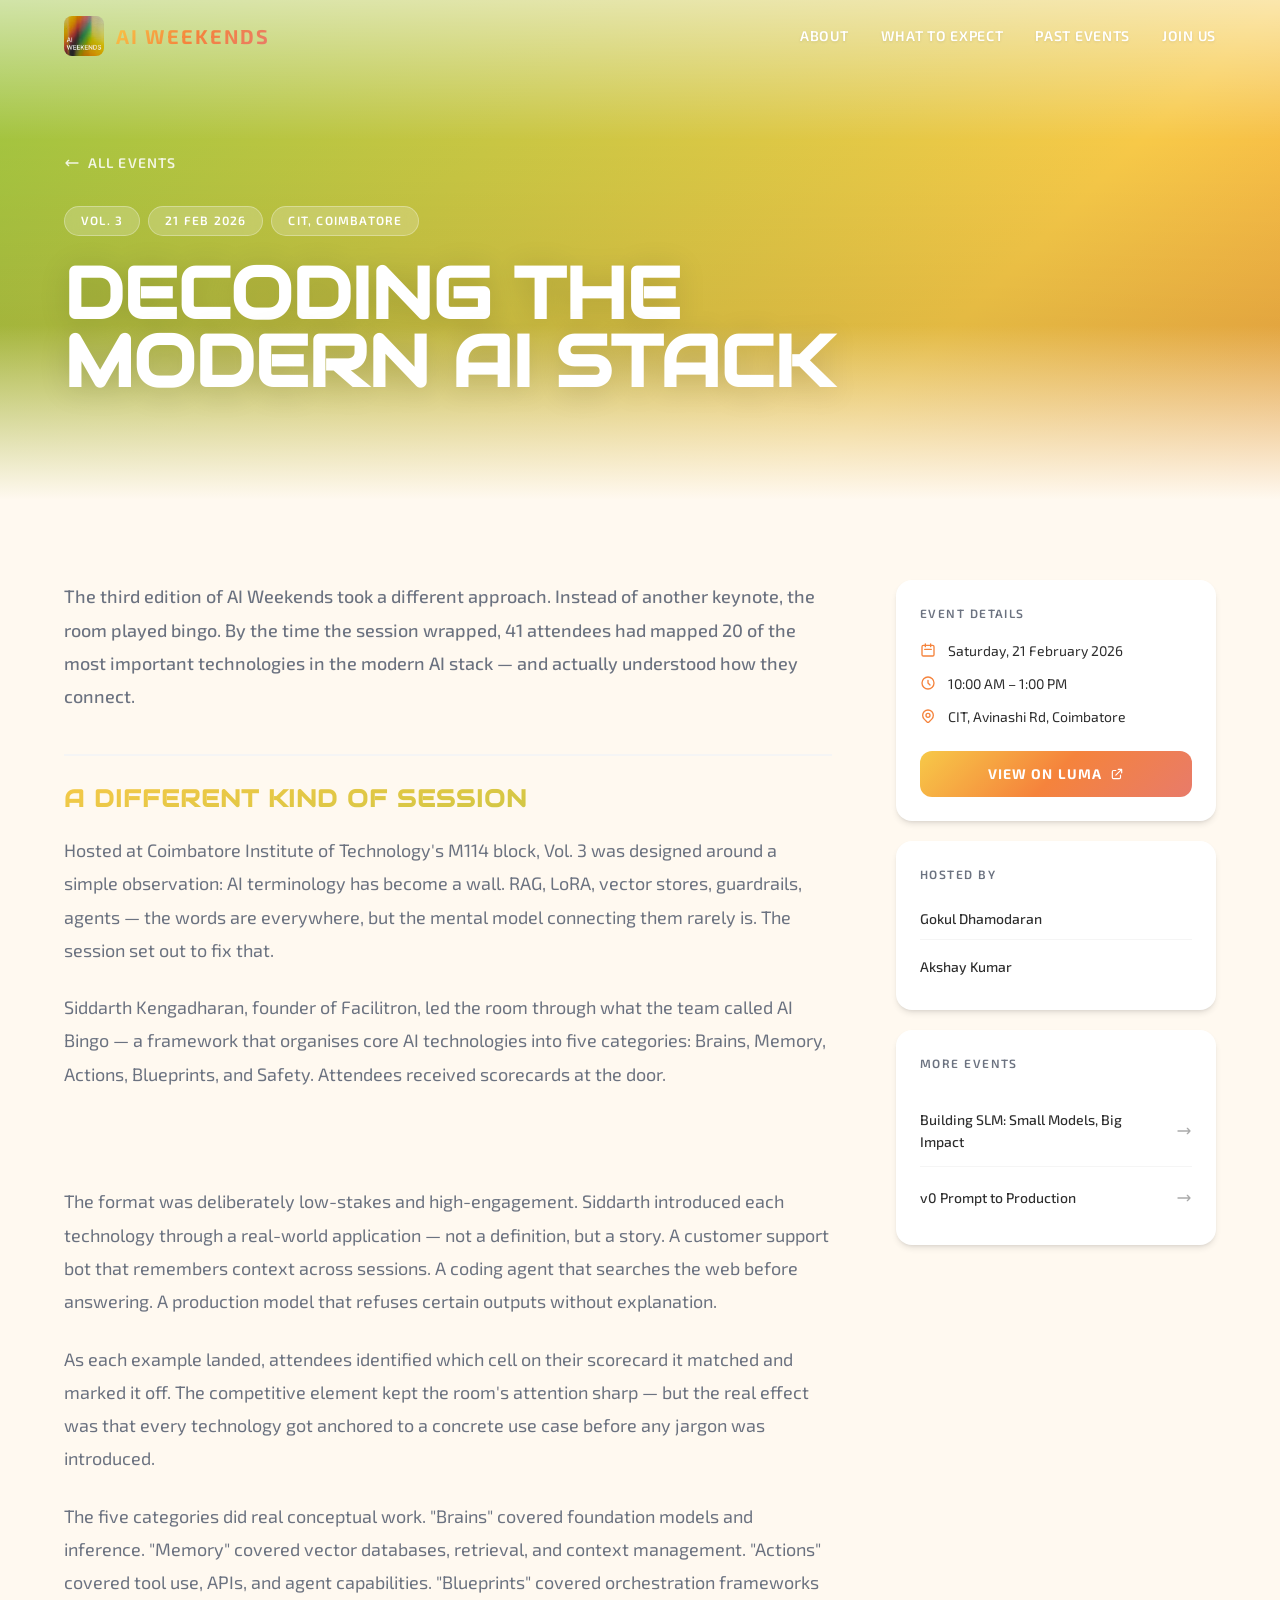
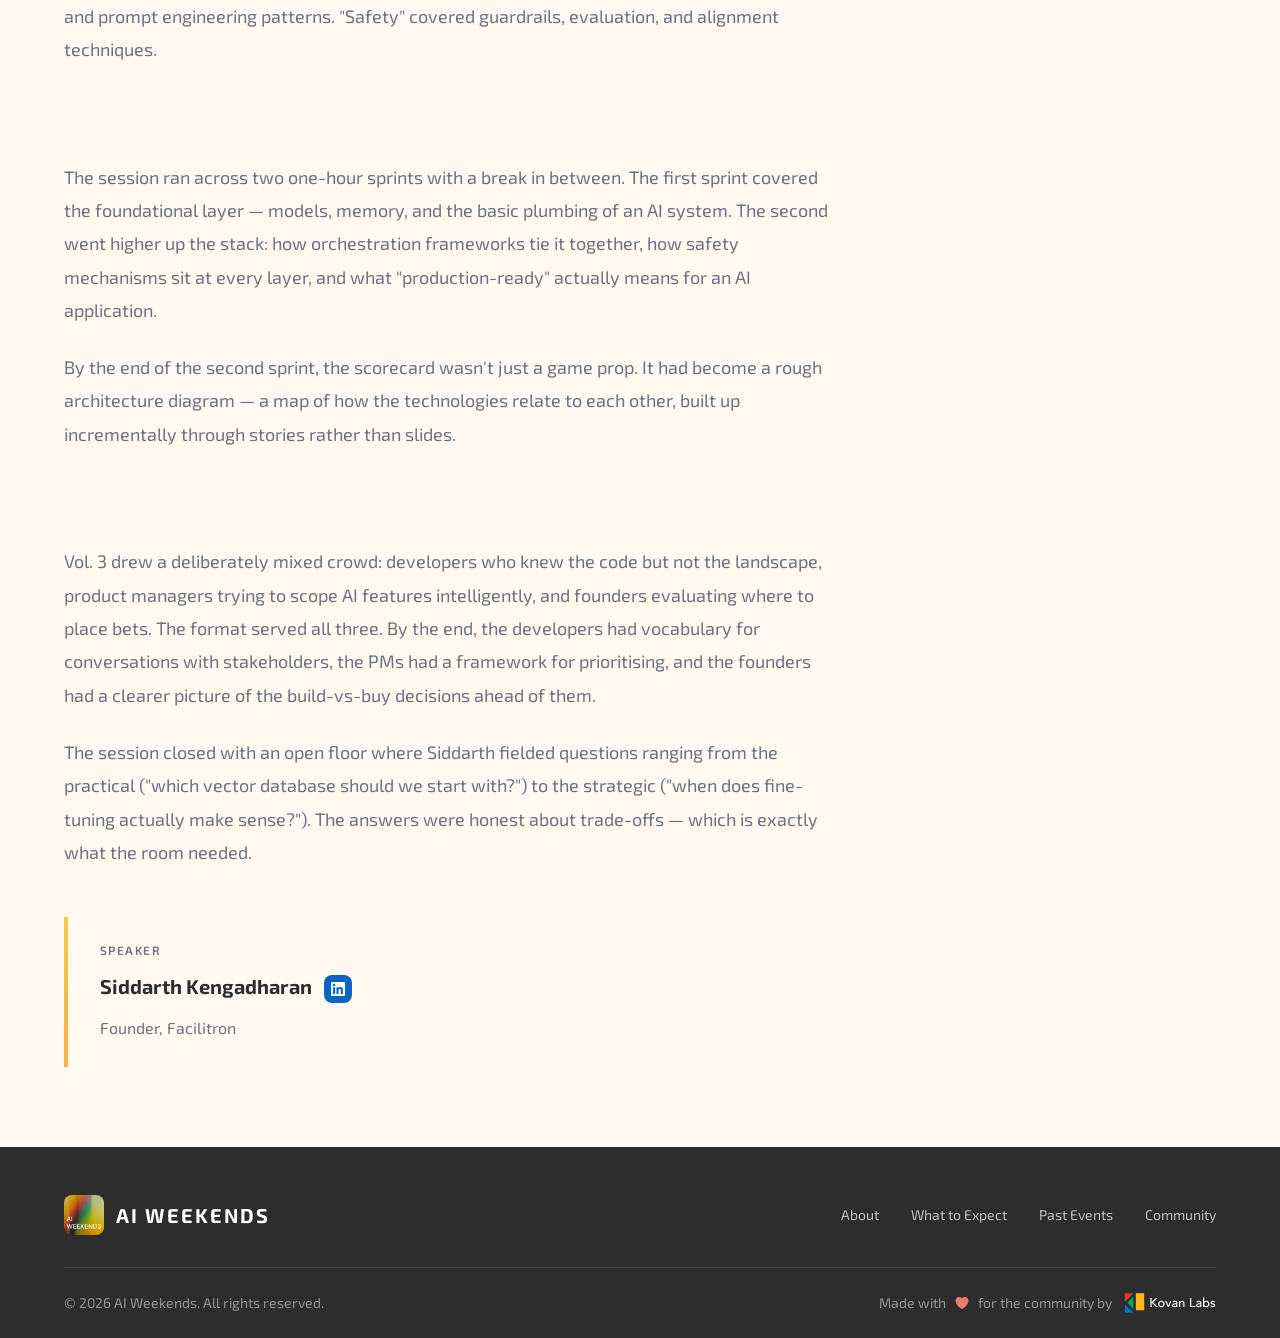
<file: events/decoding-ai-stack.html>
<!DOCTYPE html>
<html lang="en">

<head>
  <meta charset="UTF-8">
  <meta name="viewport" content="width=device-width, initial-scale=1.0">
  <meta name="description" content="AI Weekends: Decoding the Modern AI Stack — Vol. 3. An interactive, gamified session held on 21 February 2026 at Coimbatore Institute of Technology.">
  <meta property="og:title" content="Decoding the Modern AI Stack — AI Weekends">
  <meta property="og:description" content="41 builders mapped the modern AI landscape using AI Bingo — a gamified framework covering 20 core technologies across five categories.">
  <meta property="og:type" content="article">

  <title>Decoding the Modern AI Stack — AI Weekends</title>

  <link rel="preconnect" href="https://fonts.googleapis.com">
  <link rel="preconnect" href="https://fonts.gstatic.com" crossorigin>
  <link href="https://fonts.googleapis.com/css2?family=Audiowide&family=Exo+2:wght@300;400;500;600;700&display=swap" rel="stylesheet">
  <link rel="icon" type="image/png" href="../assets/images/logo.png">
  <link rel="stylesheet" href="../css/styles.css">
  <link rel="stylesheet" href="../css/event.css">
</head>

<body>
  <a href="#main-content" class="skip-link">Skip to main content</a>

  <header class="header scrolled" id="header">
    <div class="container">
      <a href="../index.html" class="logo" style="opacity:1;transform:none;pointer-events:auto;">
        <img src="../assets/images/logo.png" alt="AI Weekends Logo" class="logo-img">
        <span class="logo-text">AI Weekends</span>
      </a>
      <nav class="nav" aria-label="Main navigation">
        <a href="../index.html#about" class="nav-link">About</a>
        <a href="../index.html#agenda" class="nav-link">What to Expect</a>
        <a href="../index.html#past-events" class="nav-link">Past Events</a>
        <a href="../index.html#community" class="nav-link">Join Us</a>
      </nav>
      <button class="mobile-menu-toggle" aria-label="Toggle menu" aria-expanded="false">
        <span></span><span></span><span></span>
      </button>
    </div>
  </header>

  <div class="mobile-nav-overlay" aria-hidden="true"></div>
  <nav class="mobile-nav" aria-label="Mobile navigation">
    <a href="../index.html#about" class="mobile-nav-link">About</a>
    <a href="../index.html#agenda" class="mobile-nav-link">What to Expect</a>
    <a href="../index.html#past-events" class="mobile-nav-link">Past Events</a>
    <a href="../index.html#community" class="mobile-nav-link">Join Us</a>
  </nav>

  <main id="main-content">

    <div class="event-hero">
      <div class="container">
        <a href="../index.html#past-events" class="event-back">
          <svg xmlns="http://www.w3.org/2000/svg" fill="none" viewBox="0 0 24 24" stroke="currentColor">
            <path stroke-linecap="round" stroke-linejoin="round" stroke-width="2" d="M7 16l-4-4m0 0l4-4m-4 4h18" />
          </svg>
          All Events
        </a>
        <div class="event-hero-meta">
          <span class="event-hero-tag">Vol. 3</span>
          <span class="event-hero-tag">21 Feb 2026</span>
          <span class="event-hero-tag">CIT, Coimbatore</span>
        </div>
        <h1 class="event-hero-title">Decoding the<br>Modern AI Stack</h1>
      </div>
    </div>

    <article class="event-article section">
      <div class="container event-article-container">

        <div class="event-writeup">

          <p class="event-lead">
            The third edition of AI Weekends took a different approach. Instead of another keynote, the room played bingo. By the time the session wrapped, 41 attendees had mapped 20 of the most important technologies in the modern AI stack — and actually understood how they connect.
          </p>

          <h2>A Different Kind of Session</h2>
          <p>
            Hosted at Coimbatore Institute of Technology's M114 block, Vol. 3 was designed around a simple observation: AI terminology has become a wall. RAG, LoRA, vector stores, guardrails, agents — the words are everywhere, but the mental model connecting them rarely is. The session set out to fix that.
          </p>
          <p>
            Siddarth Kengadharan, founder of Facilitron, led the room through what the team called AI Bingo — a framework that organises core AI technologies into five categories: Brains, Memory, Actions, Blueprints, and Safety. Attendees received scorecards at the door.
          </p>

          <h2>How AI Bingo Worked</h2>
          <p>
            The format was deliberately low-stakes and high-engagement. Siddarth introduced each technology through a real-world application — not a definition, but a story. A customer support bot that remembers context across sessions. A coding agent that searches the web before answering. A production model that refuses certain outputs without explanation.
          </p>
          <p>
            As each example landed, attendees identified which cell on their scorecard it matched and marked it off. The competitive element kept the room's attention sharp — but the real effect was that every technology got anchored to a concrete use case before any jargon was introduced.
          </p>
          <p>
            The five categories did real conceptual work. "Brains" covered foundation models and inference. "Memory" covered vector databases, retrieval, and context management. "Actions" covered tool use, APIs, and agent capabilities. "Blueprints" covered orchestration frameworks and prompt engineering patterns. "Safety" covered guardrails, evaluation, and alignment techniques.
          </p>

          <h2>Two Sprints, One Picture</h2>
          <p>
            The session ran across two one-hour sprints with a break in between. The first sprint covered the foundational layer — models, memory, and the basic plumbing of an AI system. The second went higher up the stack: how orchestration frameworks tie it together, how safety mechanisms sit at every layer, and what "production-ready" actually means for an AI application.
          </p>
          <p>
            By the end of the second sprint, the scorecard wasn't just a game prop. It had become a rough architecture diagram — a map of how the technologies relate to each other, built up incrementally through stories rather than slides.
          </p>

          <h2>Who Was in the Room</h2>
          <p>
            Vol. 3 drew a deliberately mixed crowd: developers who knew the code but not the landscape, product managers trying to scope AI features intelligently, and founders evaluating where to place bets. The format served all three. By the end, the developers had vocabulary for conversations with stakeholders, the PMs had a framework for prioritising, and the founders had a clearer picture of the build-vs-buy decisions ahead of them.
          </p>
          <p>
            The session closed with an open floor where Siddarth fielded questions ranging from the practical ("which vector database should we start with?") to the strategic ("when does fine-tuning actually make sense?"). The answers were honest about trade-offs — which is exactly what the room needed.
          </p>

          <div class="event-speaker-card">
            <div class="event-speaker-info">
              <h3>Speaker</h3>
              <div class="event-speaker-name-row">
                <p class="event-speaker-name">Siddarth Kengadharan</p>
                <a href="https://www.linkedin.com/in/siddarthkengadaran/" target="_blank" rel="noopener noreferrer" class="event-speaker-linkedin" aria-label="Siddarth Kengadharan on LinkedIn">
                  <svg xmlns="http://www.w3.org/2000/svg" fill="currentColor" viewBox="0 0 24 24">
                    <path d="M20.447 20.452h-3.554v-5.569c0-1.328-.027-3.037-1.852-3.037-1.853 0-2.136 1.445-2.136 2.939v5.667H9.351V9h3.414v1.561h.046c.477-.9 1.637-1.85 3.37-1.85 3.601 0 4.267 2.37 4.267 5.455v6.286zM5.337 7.433c-1.144 0-2.063-.926-2.063-2.065 0-1.138.92-2.063 2.063-2.063 1.14 0 2.064.925 2.064 2.063 0 1.139-.925 2.065-2.064 2.065zm1.782 13.019H3.555V9h3.564v11.452zM22.225 0H1.771C.792 0 0 .774 0 1.729v20.542C0 23.227.792 24 1.771 24h20.451C23.2 24 24 23.227 24 22.271V1.729C24 .774 23.2 0 22.222 0h.003z"/>
                  </svg>
                </a>
              </div>
              <p class="event-speaker-title">Founder, Facilitron</p>
            </div>
          </div>

        </div>

        <aside class="event-sidebar">
          <div class="event-sidebar-card">
            <h3>Event Details</h3>
            <ul class="event-details-list">
              <li>
                <svg xmlns="http://www.w3.org/2000/svg" fill="none" viewBox="0 0 24 24" stroke="currentColor"><path stroke-linecap="round" stroke-linejoin="round" stroke-width="2" d="M8 7V3m8 4V3m-9 8h10M5 21h14a2 2 0 002-2V7a2 2 0 00-2-2H5a2 2 0 00-2 2v12a2 2 0 002 2z" /></svg>
                Saturday, 21 February 2026
              </li>
              <li>
                <svg xmlns="http://www.w3.org/2000/svg" fill="none" viewBox="0 0 24 24" stroke="currentColor"><path stroke-linecap="round" stroke-linejoin="round" stroke-width="2" d="M12 8v4l3 3m6-3a9 9 0 11-18 0 9 9 0 0118 0z" /></svg>
                10:00 AM – 1:00 PM
              </li>
              <li>
                <svg xmlns="http://www.w3.org/2000/svg" fill="none" viewBox="0 0 24 24" stroke="currentColor"><path stroke-linecap="round" stroke-linejoin="round" stroke-width="2" d="M17.657 16.657L13.414 20.9a1.998 1.998 0 01-2.827 0l-4.244-4.243a8 8 0 1111.314 0z" /><path stroke-linecap="round" stroke-linejoin="round" stroke-width="2" d="M15 11a3 3 0 11-6 0 3 3 0 016 0z" /></svg>
                CIT, Avinashi Rd, Coimbatore
              </li>
            </ul>
            <a href="https://luma.com/oggrvl35" target="_blank" rel="noopener noreferrer" class="event-sidebar-cta">
              View on Luma
              <svg xmlns="http://www.w3.org/2000/svg" fill="none" viewBox="0 0 24 24" stroke="currentColor"><path stroke-linecap="round" stroke-linejoin="round" stroke-width="2" d="M10 6H6a2 2 0 00-2 2v10a2 2 0 002 2h10a2 2 0 002-2v-4M14 4h6m0 0v6m0-6L10 14" /></svg>
            </a>
          </div>

          <div class="event-sidebar-card">
            <h3>Hosted by</h3>
            <ul class="event-hosts-list">
              <li>Gokul Dhamodaran</li>
              <li>Akshay Kumar</li>
            </ul>
          </div>

          <div class="event-sidebar-card event-nav-card">
            <h3>More Events</h3>
            <a href="building-slm.html" class="event-nav-link">
              <span>Building SLM: Small Models, Big Impact</span>
              <svg xmlns="http://www.w3.org/2000/svg" fill="none" viewBox="0 0 24 24" stroke="currentColor"><path stroke-linecap="round" stroke-linejoin="round" stroke-width="2" d="M17 8l4 4m0 0l-4 4m4-4H3" /></svg>
            </a>
            <a href="v0-prompt-to-production.html" class="event-nav-link">
              <span>v0 Prompt to Production</span>
              <svg xmlns="http://www.w3.org/2000/svg" fill="none" viewBox="0 0 24 24" stroke="currentColor"><path stroke-linecap="round" stroke-linejoin="round" stroke-width="2" d="M17 8l4 4m0 0l-4 4m4-4H3" /></svg>
            </a>
          </div>
        </aside>

      </div>
    </article>

  </main>

  <footer class="footer">
    <div class="container">
      <div class="footer-content">
        <div class="footer-logo">
          <img src="../assets/images/logo.png" alt="AI Weekends" class="logo-img">
          <span class="footer-logo-text">AI Weekends</span>
        </div>
        <div class="footer-links">
          <a href="../index.html#about" class="footer-link">About</a>
          <a href="../index.html#agenda" class="footer-link">What to Expect</a>
          <a href="../index.html#past-events" class="footer-link">Past Events</a>
          <a href="../index.html#community" class="footer-link">Community</a>
        </div>
      </div>
      <div class="footer-bottom">
        <p>&copy; 2026 AI Weekends. All rights reserved.</p>
        <p class="footer-credits">
          Made with
          <svg xmlns="http://www.w3.org/2000/svg" fill="currentColor" viewBox="0 0 24 24"><path d="M11.645 20.91l-.007-.003-.022-.012a15.247 15.247 0 01-.383-.218 25.18 25.18 0 01-4.244-3.17C4.688 15.36 2.25 12.174 2.25 8.25 2.25 5.322 4.714 3 7.688 3A5.5 5.5 0 0112 5.052 5.5 5.5 0 0116.313 3c2.973 0 5.437 2.322 5.437 5.25 0 3.925-2.438 7.111-4.739 9.256a25.175 25.175 0 01-4.244 3.17 15.247 15.247 0 01-.383.219l-.022.012-.007.004-.003.001a.752.752 0 01-.704 0l-.003-.001z" /></svg>
          for the community by
          <img src="../assets/images/kovan-labs-logo.svg" alt="Kovan Labs" class="kovan-logo">
        </p>
      </div>
    </div>
  </footer>

  <script src="../js/main.js"></script>
</body>
</html>
</file>
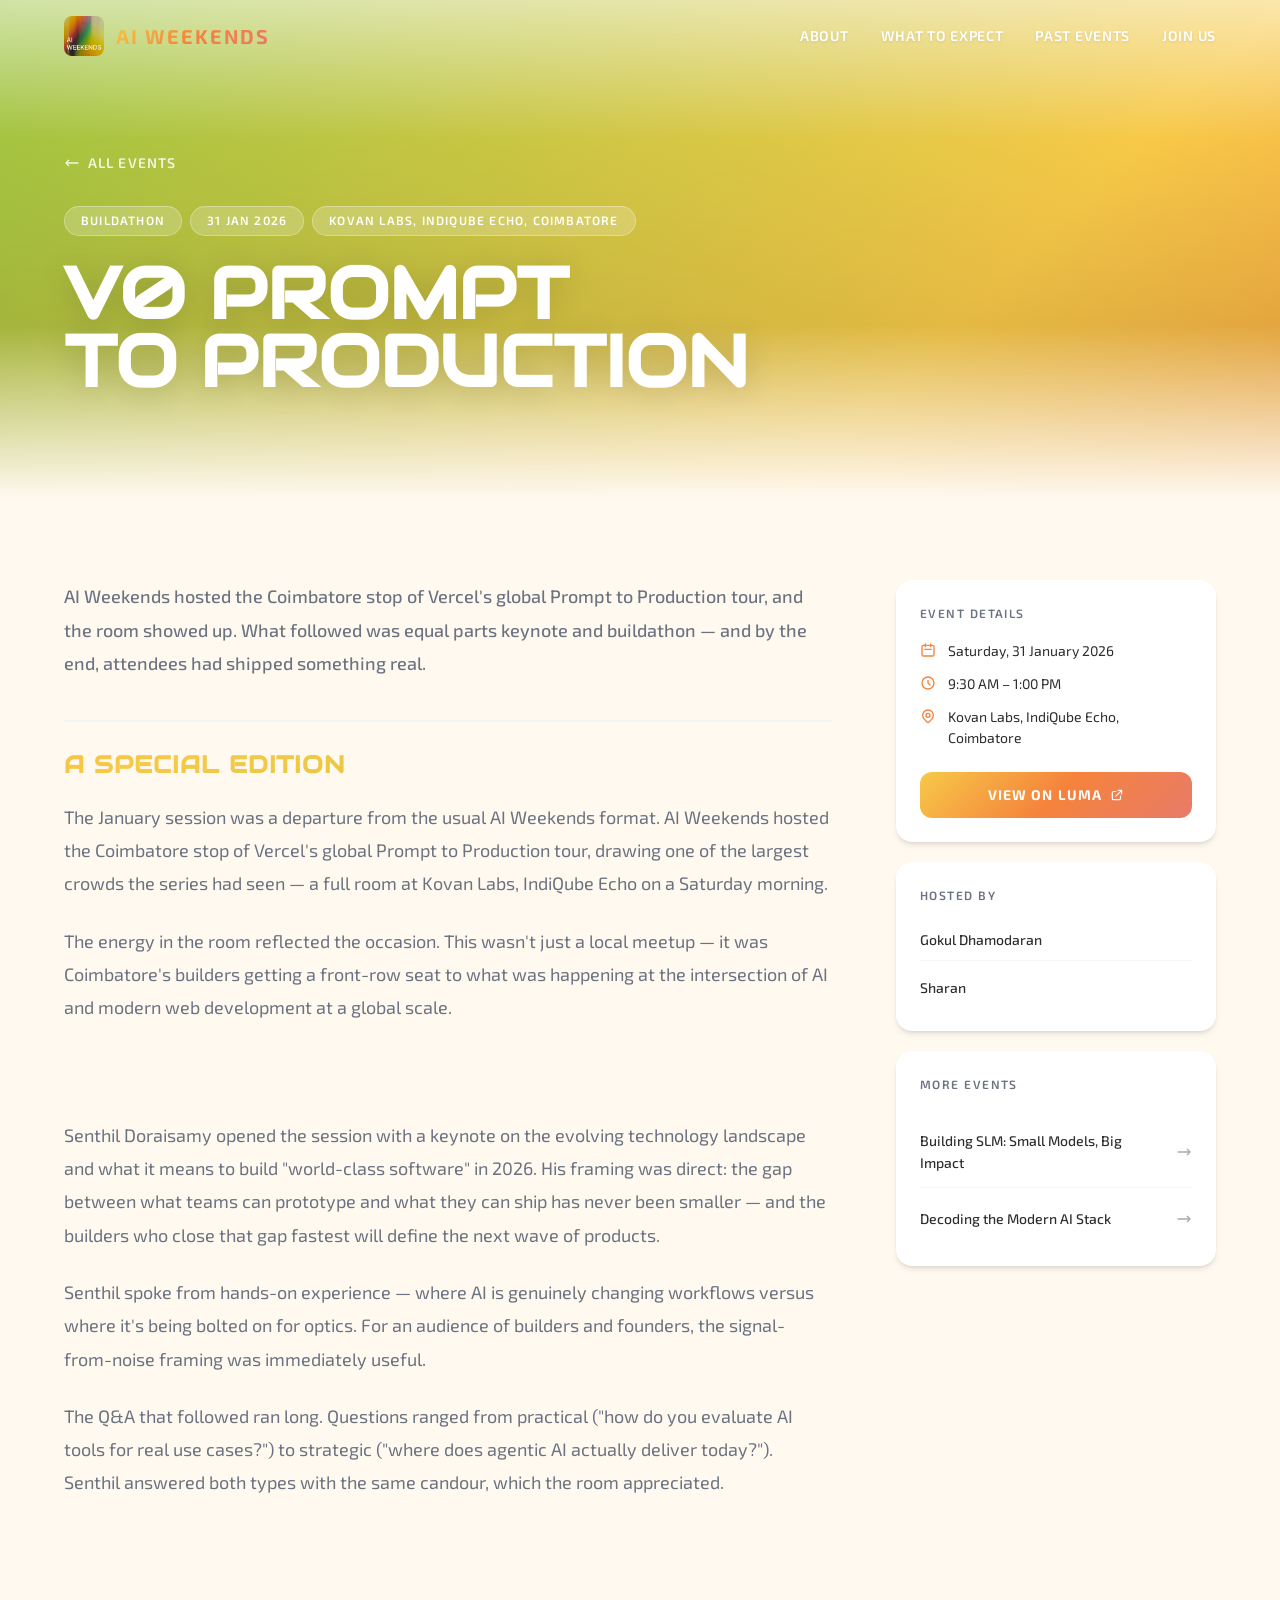
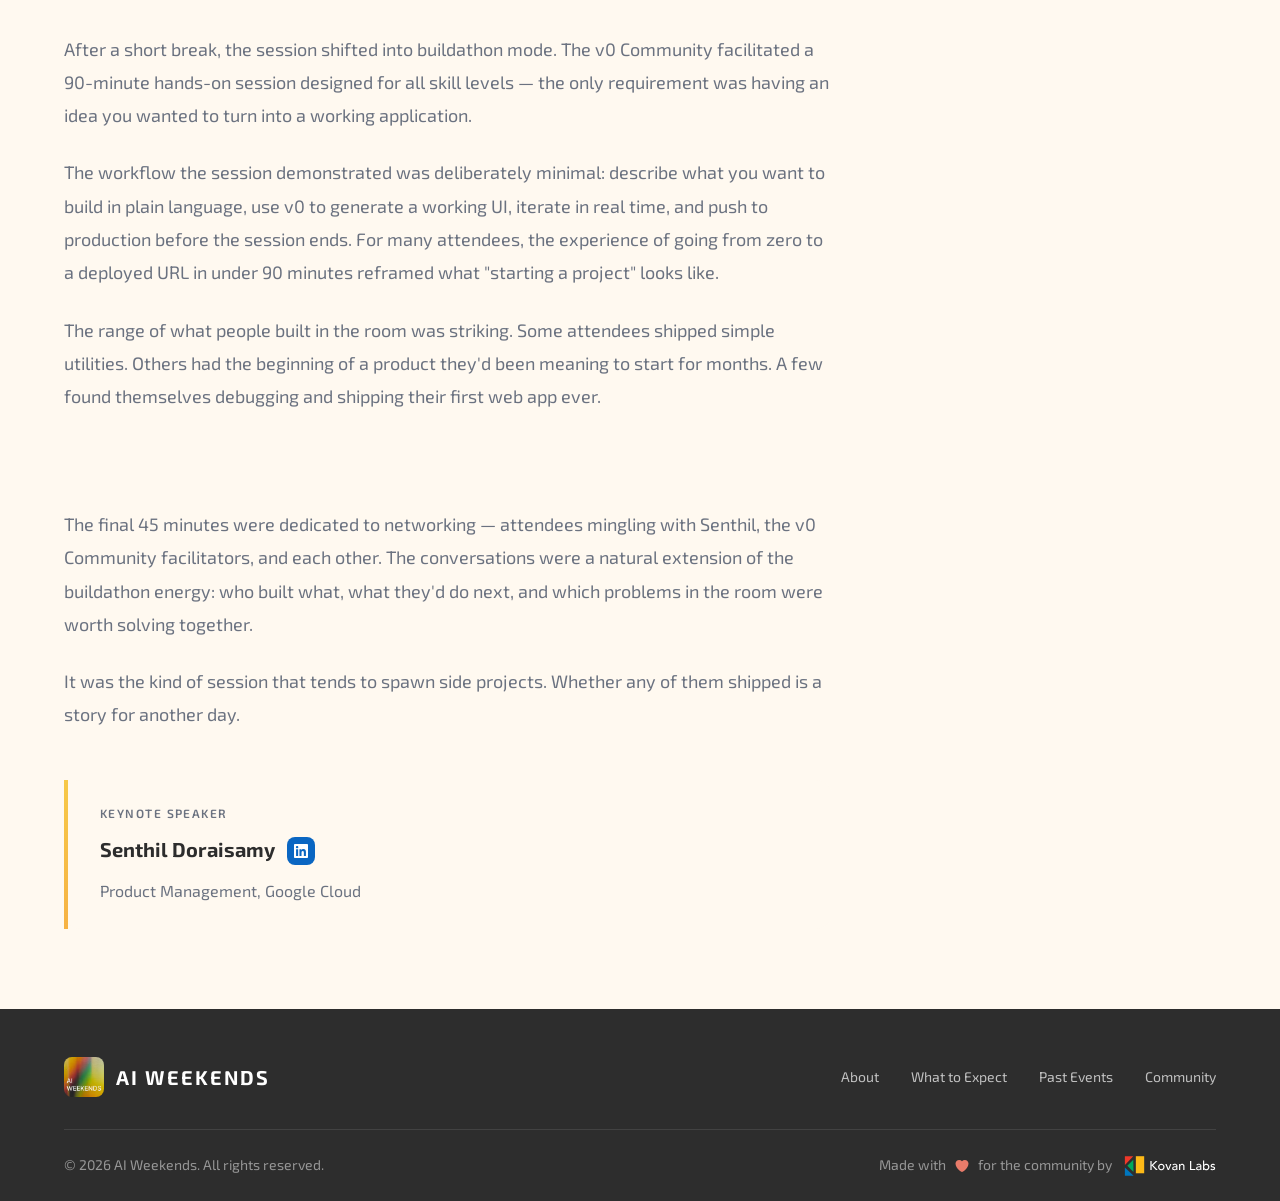
<file: events/v0-prompt-to-production.html>
<!DOCTYPE html>
<html lang="en">

<head>
  <meta charset="UTF-8">
  <meta name="viewport" content="width=device-width, initial-scale=1.0">
  <meta name="description" content="AI Weekends: v0 Prompt to Production — Coimbatore. A special edition combining Google Cloud insights with Vercel's global buildathon tour, held 31 January 2026.">
  <meta property="og:title" content="v0 Prompt to Production — AI Weekends">
  <meta property="og:description" content="78 builders joined Google Cloud and the v0 Community for a hands-on buildathon turning ideas into production-ready apps in under 90 minutes.">
  <meta property="og:type" content="article">

  <title>v0 Prompt to Production — AI Weekends</title>

  <link rel="preconnect" href="https://fonts.googleapis.com">
  <link rel="preconnect" href="https://fonts.gstatic.com" crossorigin>
  <link href="https://fonts.googleapis.com/css2?family=Audiowide&family=Exo+2:wght@300;400;500;600;700&display=swap" rel="stylesheet">
  <link rel="icon" type="image/png" href="../assets/images/logo.png">
  <link rel="stylesheet" href="../css/styles.css">
  <link rel="stylesheet" href="../css/event.css">
</head>

<body>
  <a href="#main-content" class="skip-link">Skip to main content</a>

  <header class="header scrolled" id="header">
    <div class="container">
      <a href="../index.html" class="logo" style="opacity:1;transform:none;pointer-events:auto;">
        <img src="../assets/images/logo.png" alt="AI Weekends Logo" class="logo-img">
        <span class="logo-text">AI Weekends</span>
      </a>
      <nav class="nav" aria-label="Main navigation">
        <a href="../index.html#about" class="nav-link">About</a>
        <a href="../index.html#agenda" class="nav-link">What to Expect</a>
        <a href="../index.html#past-events" class="nav-link">Past Events</a>
        <a href="../index.html#community" class="nav-link">Join Us</a>
      </nav>
      <button class="mobile-menu-toggle" aria-label="Toggle menu" aria-expanded="false">
        <span></span><span></span><span></span>
      </button>
    </div>
  </header>

  <div class="mobile-nav-overlay" aria-hidden="true"></div>
  <nav class="mobile-nav" aria-label="Mobile navigation">
    <a href="../index.html#about" class="mobile-nav-link">About</a>
    <a href="../index.html#agenda" class="mobile-nav-link">What to Expect</a>
    <a href="../index.html#past-events" class="mobile-nav-link">Past Events</a>
    <a href="../index.html#community" class="mobile-nav-link">Join Us</a>
  </nav>

  <main id="main-content">

    <div class="event-hero">
      <div class="container">
        <a href="../index.html#past-events" class="event-back">
          <svg xmlns="http://www.w3.org/2000/svg" fill="none" viewBox="0 0 24 24" stroke="currentColor">
            <path stroke-linecap="round" stroke-linejoin="round" stroke-width="2" d="M7 16l-4-4m0 0l4-4m-4 4h18" />
          </svg>
          All Events
        </a>
        <div class="event-hero-meta">
          <span class="event-hero-tag">Buildathon</span>
          <span class="event-hero-tag">31 Jan 2026</span>
          <span class="event-hero-tag">Kovan Labs, IndiQube Echo, Coimbatore</span>
        </div>
        <h1 class="event-hero-title">v0 Prompt<br>to Production</h1>
      </div>
    </div>

    <article class="event-article section">
      <div class="container event-article-container">

        <div class="event-writeup">

          <p class="event-lead">
            AI Weekends hosted the Coimbatore stop of Vercel's global Prompt to Production tour, and the room showed up. What followed was equal parts keynote and buildathon — and by the end, attendees had shipped something real.
          </p>

          <h2>A Special Edition</h2>
          <p>
            The January session was a departure from the usual AI Weekends format. AI Weekends hosted the Coimbatore stop of Vercel's global Prompt to Production tour, drawing one of the largest crowds the series had seen — a full room at Kovan Labs, IndiQube Echo on a Saturday morning.
          </p>
          <p>
            The energy in the room reflected the occasion. This wasn't just a local meetup — it was Coimbatore's builders getting a front-row seat to what was happening at the intersection of AI and modern web development at a global scale.
          </p>

          <h2>The Keynote: Building World-Class Software</h2>
          <p>
            Senthil Doraisamy opened the session with a keynote on the evolving technology landscape and what it means to build "world-class software" in 2026. His framing was direct: the gap between what teams can prototype and what they can ship has never been smaller — and the builders who close that gap fastest will define the next wave of products.
          </p>
          <p>
            Senthil spoke from hands-on experience — where AI is genuinely changing workflows versus where it's being bolted on for optics. For an audience of builders and founders, the signal-from-noise framing was immediately useful.
          </p>
          <p>
            The Q&A that followed ran long. Questions ranged from practical ("how do you evaluate AI tools for real use cases?") to strategic ("where does agentic AI actually deliver today?"). Senthil answered both types with the same candour, which the room appreciated.
          </p>

          <h2>The Buildathon: Prompt to Production with v0</h2>
          <p>
            After a short break, the session shifted into buildathon mode. The v0 Community facilitated a 90-minute hands-on session designed for all skill levels — the only requirement was having an idea you wanted to turn into a working application.
          </p>
          <p>
            The workflow the session demonstrated was deliberately minimal: describe what you want to build in plain language, use v0 to generate a working UI, iterate in real time, and push to production before the session ends. For many attendees, the experience of going from zero to a deployed URL in under 90 minutes reframed what "starting a project" looks like.
          </p>
          <p>
            The range of what people built in the room was striking. Some attendees shipped simple utilities. Others had the beginning of a product they'd been meaning to start for months. A few found themselves debugging and shipping their first web app ever.
          </p>

          <h2>Networking</h2>
          <p>
            The final 45 minutes were dedicated to networking — attendees mingling with Senthil, the v0 Community facilitators, and each other. The conversations were a natural extension of the buildathon energy: who built what, what they'd do next, and which problems in the room were worth solving together.
          </p>
          <p>
            It was the kind of session that tends to spawn side projects. Whether any of them shipped is a story for another day.
          </p>

          <div class="event-speaker-card">
            <div class="event-speaker-info">
              <h3>Keynote Speaker</h3>
              <div class="event-speaker-name-row">
                <p class="event-speaker-name">Senthil Doraisamy</p>
                <a href="https://www.linkedin.com/in/senthil-doraiswamy-25098b2/" target="_blank" rel="noopener noreferrer" class="event-speaker-linkedin" aria-label="Senthil Doraisamy on LinkedIn">
                  <svg xmlns="http://www.w3.org/2000/svg" fill="currentColor" viewBox="0 0 24 24">
                    <path d="M20.447 20.452h-3.554v-5.569c0-1.328-.027-3.037-1.852-3.037-1.853 0-2.136 1.445-2.136 2.939v5.667H9.351V9h3.414v1.561h.046c.477-.9 1.637-1.85 3.37-1.85 3.601 0 4.267 2.37 4.267 5.455v6.286zM5.337 7.433c-1.144 0-2.063-.926-2.063-2.065 0-1.138.92-2.063 2.063-2.063 1.14 0 2.064.925 2.064 2.063 0 1.139-.925 2.065-2.064 2.065zm1.782 13.019H3.555V9h3.564v11.452zM22.225 0H1.771C.792 0 0 .774 0 1.729v20.542C0 23.227.792 24 1.771 24h20.451C23.2 24 24 23.227 24 22.271V1.729C24 .774 23.2 0 22.222 0h.003z"/>
                  </svg>
                </a>
              </div>
              <p class="event-speaker-title">Product Management, Google Cloud</p>
            </div>
          </div>

        </div>

        <aside class="event-sidebar">
          <div class="event-sidebar-card">
            <h3>Event Details</h3>
            <ul class="event-details-list">
              <li>
                <svg xmlns="http://www.w3.org/2000/svg" fill="none" viewBox="0 0 24 24" stroke="currentColor"><path stroke-linecap="round" stroke-linejoin="round" stroke-width="2" d="M8 7V3m8 4V3m-9 8h10M5 21h14a2 2 0 002-2V7a2 2 0 00-2-2H5a2 2 0 00-2 2v12a2 2 0 002 2z" /></svg>
                Saturday, 31 January 2026
              </li>
              <li>
                <svg xmlns="http://www.w3.org/2000/svg" fill="none" viewBox="0 0 24 24" stroke="currentColor"><path stroke-linecap="round" stroke-linejoin="round" stroke-width="2" d="M12 8v4l3 3m6-3a9 9 0 11-18 0 9 9 0 0118 0z" /></svg>
                9:30 AM – 1:00 PM
              </li>
              <li>
                <svg xmlns="http://www.w3.org/2000/svg" fill="none" viewBox="0 0 24 24" stroke="currentColor"><path stroke-linecap="round" stroke-linejoin="round" stroke-width="2" d="M17.657 16.657L13.414 20.9a1.998 1.998 0 01-2.827 0l-4.244-4.243a8 8 0 1111.314 0z" /><path stroke-linecap="round" stroke-linejoin="round" stroke-width="2" d="M15 11a3 3 0 11-6 0 3 3 0 016 0z" /></svg>
                Kovan Labs, IndiQube Echo, Coimbatore
              </li>
            </ul>
            <a href="https://luma.com/e0hzgana" target="_blank" rel="noopener noreferrer" class="event-sidebar-cta">
              View on Luma
              <svg xmlns="http://www.w3.org/2000/svg" fill="none" viewBox="0 0 24 24" stroke="currentColor"><path stroke-linecap="round" stroke-linejoin="round" stroke-width="2" d="M10 6H6a2 2 0 00-2 2v10a2 2 0 002 2h10a2 2 0 002-2v-4M14 4h6m0 0v6m0-6L10 14" /></svg>
            </a>
          </div>

          <div class="event-sidebar-card">
            <h3>Hosted by</h3>
            <ul class="event-hosts-list">
              <li>Gokul Dhamodaran</li>
              <li>Sharan</li>
            </ul>
          </div>

          <div class="event-sidebar-card event-nav-card">
            <h3>More Events</h3>
            <a href="building-slm.html" class="event-nav-link">
              <span>Building SLM: Small Models, Big Impact</span>
              <svg xmlns="http://www.w3.org/2000/svg" fill="none" viewBox="0 0 24 24" stroke="currentColor"><path stroke-linecap="round" stroke-linejoin="round" stroke-width="2" d="M17 8l4 4m0 0l-4 4m4-4H3" /></svg>
            </a>
            <a href="decoding-ai-stack.html" class="event-nav-link">
              <span>Decoding the Modern AI Stack</span>
              <svg xmlns="http://www.w3.org/2000/svg" fill="none" viewBox="0 0 24 24" stroke="currentColor"><path stroke-linecap="round" stroke-linejoin="round" stroke-width="2" d="M17 8l4 4m0 0l-4 4m4-4H3" /></svg>
            </a>
          </div>
        </aside>

      </div>
    </article>

  </main>

  <footer class="footer">
    <div class="container">
      <div class="footer-content">
        <div class="footer-logo">
          <img src="../assets/images/logo.png" alt="AI Weekends" class="logo-img">
          <span class="footer-logo-text">AI Weekends</span>
        </div>
        <div class="footer-links">
          <a href="../index.html#about" class="footer-link">About</a>
          <a href="../index.html#agenda" class="footer-link">What to Expect</a>
          <a href="../index.html#past-events" class="footer-link">Past Events</a>
          <a href="../index.html#community" class="footer-link">Community</a>
        </div>
      </div>
      <div class="footer-bottom">
        <p>&copy; 2026 AI Weekends. All rights reserved.</p>
        <p class="footer-credits">
          Made with
          <svg xmlns="http://www.w3.org/2000/svg" fill="currentColor" viewBox="0 0 24 24"><path d="M11.645 20.91l-.007-.003-.022-.012a15.247 15.247 0 01-.383-.218 25.18 25.18 0 01-4.244-3.17C4.688 15.36 2.25 12.174 2.25 8.25 2.25 5.322 4.714 3 7.688 3A5.5 5.5 0 0112 5.052 5.5 5.5 0 0116.313 3c2.973 0 5.437 2.322 5.437 5.25 0 3.925-2.438 7.111-4.739 9.256a25.175 25.175 0 01-4.244 3.17 15.247 15.247 0 01-.383.219l-.022.012-.007.004-.003.001a.752.752 0 01-.704 0l-.003-.001z" /></svg>
          for the community by
          <img src="../assets/images/kovan-labs-logo.svg" alt="Kovan Labs" class="kovan-logo">
        </p>
      </div>
    </div>
  </footer>

  <script src="../js/main.js"></script>
</body>
</html>
</file>
<file: css/styles.css>
/* ========================================
   AI WEEKENDS - Main Stylesheet
   Aurora Gradient Design System
   ======================================== */

/* -------------------- 
   CSS Custom Properties (Design Tokens)
   -------------------- */
:root {
  /* Aurora Color Palette */
  --color-golden-yellow: #F7C948;
  --color-sunset-orange: #F5833C;
  --color-coral: #E87B6A;
  --color-lime-green: #9AC33E;
  --color-soft-green: #7AB55C;
  --color-white: #FFFFFF;
  --color-off-white: #FFF9F0;
  --color-cream: #FEF7EC;
  --color-charcoal: #2D2D2D;
  --color-dark: #1A1A1A;
  --color-gray-light: #F5F5F5;
  --color-gray: #6B7280;

  /* Gradients */
  --gradient-aurora: linear-gradient(135deg,
      var(--color-lime-green) 0%,
      var(--color-golden-yellow) 25%,
      var(--color-sunset-orange) 50%,
      var(--color-coral) 75%,
      var(--color-soft-green) 100%);

  --gradient-aurora-vertical: linear-gradient(180deg,
      var(--color-golden-yellow) 0%,
      var(--color-sunset-orange) 35%,
      var(--color-coral) 65%,
      var(--color-lime-green) 100%);

  --gradient-warm: linear-gradient(135deg,
      var(--color-golden-yellow) 0%,
      var(--color-sunset-orange) 50%,
      var(--color-coral) 100%);

  --gradient-fresh: linear-gradient(135deg,
      var(--color-lime-green) 0%,
      var(--color-soft-green) 100%);

  /* Typography */
  --font-primary: 'Exo 2', -apple-system, BlinkMacSystemFont, 'Segoe UI', sans-serif;
  --font-display: 'Audiowide', 'Exo 2', sans-serif;
  --font-weight-regular: 400;
  --font-weight-medium: 500;
  --font-weight-semibold: 600;
  --font-weight-bold: 700;
  --font-weight-black: 800;

  /* Font Sizes */
  --text-xs: 0.75rem;
  --text-sm: 0.875rem;
  --text-base: 1rem;
  --text-lg: 1.125rem;
  --text-xl: 1.25rem;
  --text-2xl: 1.5rem;
  --text-3xl: 1.875rem;
  --text-4xl: 2.25rem;
  --text-5xl: 3rem;
  --text-6xl: 3.75rem;
  --text-7xl: 4.5rem;

  /* Spacing */
  --space-1: 0.25rem;
  --space-2: 0.5rem;
  --space-3: 0.75rem;
  --space-4: 1rem;
  --space-5: 1.25rem;
  --space-6: 1.5rem;
  --space-8: 2rem;
  --space-10: 2.5rem;
  --space-12: 3rem;
  --space-16: 4rem;
  --space-20: 5rem;
  --space-24: 6rem;

  /* Border Radius */
  --radius-sm: 0.375rem;
  --radius-md: 0.5rem;
  --radius-lg: 0.75rem;
  --radius-xl: 1rem;
  --radius-2xl: 1.5rem;
  --radius-full: 9999px;

  /* Shadows */
  --shadow-sm: 0 1px 2px 0 rgba(0, 0, 0, 0.05);
  --shadow-md: 0 4px 6px -1px rgba(0, 0, 0, 0.1), 0 2px 4px -2px rgba(0, 0, 0, 0.1);
  --shadow-lg: 0 10px 15px -3px rgba(0, 0, 0, 0.1), 0 4px 6px -4px rgba(0, 0, 0, 0.1);
  --shadow-xl: 0 20px 25px -5px rgba(0, 0, 0, 0.1), 0 8px 10px -6px rgba(0, 0, 0, 0.1);
  --shadow-warm: 0 10px 40px -10px rgba(245, 131, 60, 0.3);
  --shadow-glow: 0 0 40px rgba(247, 201, 72, 0.4);

  /* Transitions */
  --transition-fast: 150ms ease;
  --transition-base: 250ms ease;
  --transition-slow: 350ms ease;
  --transition-slower: 500ms ease;

  /* Z-Index Scale */
  --z-base: 1;
  --z-dropdown: 100;
  --z-sticky: 200;
  --z-fixed: 300;
  --z-modal: 400;
  --z-tooltip: 500;
}

/* -------------------- 
   Reset & Base Styles
   -------------------- */
*,
*::before,
*::after {
  box-sizing: border-box;
  margin: 0;
  padding: 0;
}

html {
  scroll-behavior: smooth;
  font-size: 16px;
}

body {
  font-family: var(--font-primary);
  font-weight: var(--font-weight-regular);
  line-height: 1.6;
  color: var(--color-charcoal);
  background-color: var(--color-off-white);
  overflow-x: hidden;
  -webkit-font-smoothing: antialiased;
  -moz-osx-font-smoothing: grayscale;
}

img {
  max-width: 100%;
  height: auto;
  display: block;
}

a {
  text-decoration: none;
  color: inherit;
  transition: color var(--transition-fast);
}

ul,
ol {
  list-style: none;
}

button {
  font-family: inherit;
  cursor: pointer;
  border: none;
  background: none;
}

/* -------------------- 
   Utility Classes
   -------------------- */
.container {
  width: 100%;
  max-width: 1200px;
  margin: 0 auto;
  padding: 0 var(--space-6);
}

.section {
  padding: var(--space-20) 0;
}

.section-title {
  font-family: var(--font-display);
  font-size: var(--text-4xl);
  font-weight: var(--font-weight-bold);
  text-transform: uppercase;
  letter-spacing: 0.05em;
  margin-bottom: var(--space-4);
  background: var(--gradient-warm);
  -webkit-background-clip: text;
  -webkit-text-fill-color: transparent;
  background-clip: text;
}

.section-subtitle {
  font-size: var(--text-lg);
  color: var(--color-gray);
  max-width: 600px;
}

.text-center {
  text-align: center;
}

.text-white {
  color: var(--color-white);
}

/* -------------------- 
   Animations & Keyframes
   -------------------- */

/* Fade In Up */
@keyframes fadeInUp {
  from {
    opacity: 0;
    transform: translateY(30px);
  }

  to {
    opacity: 1;
    transform: translateY(0);
  }
}

/* Fade In */
@keyframes fadeIn {
  from {
    opacity: 0;
  }

  to {
    opacity: 1;
  }
}

/* Scale In */
@keyframes scaleIn {
  from {
    opacity: 0;
    transform: scale(0.9);
  }

  to {
    opacity: 1;
    transform: scale(1);
  }
}

/* Float Animation */
@keyframes float {

  0%,
  100% {
    transform: translateY(0px);
  }

  50% {
    transform: translateY(-10px);
  }
}

/* Pulse Glow */
@keyframes pulseGlow {

  0%,
  100% {
    box-shadow: 0 0 20px rgba(247, 201, 72, 0.4);
  }

  50% {
    box-shadow: 0 0 40px rgba(247, 201, 72, 0.6), 0 0 60px rgba(245, 131, 60, 0.3);
  }
}

/* Gradient Shift */
@keyframes gradientShift {
  0% {
    background-position: 0% 0%;
  }

  25% {
    background-position: 100% 0%;
  }

  50% {
    background-position: 100% 100%;
  }

  75% {
    background-position: 0% 100%;
  }

  100% {
    background-position: 0% 0%;
  }
}

/* Shimmer */
@keyframes shimmer {
  0% {
    background-position: -200% 0;
  }

  100% {
    background-position: 200% 0;
  }
}

/* Bounce */
@keyframes bounce {

  0%,
  20%,
  50%,
  80%,
  100% {
    transform: translateY(0);
  }

  40% {
    transform: translateY(-10px);
  }

  60% {
    transform: translateY(-5px);
  }
}

/* Rotate */
@keyframes rotate {
  from {
    transform: rotate(0deg);
  }

  to {
    transform: rotate(360deg);
  }
}

/* Slide In from Left */
@keyframes slideInLeft {
  from {
    opacity: 0;
    transform: translateX(-50px);
  }

  to {
    opacity: 1;
    transform: translateX(0);
  }
}

/* Slide In from Right */
@keyframes slideInRight {
  from {
    opacity: 0;
    transform: translateX(50px);
  }

  to {
    opacity: 1;
    transform: translateX(0);
  }
}

/* Animation Classes */
.animate-fade-in-up {
  animation: fadeInUp 0.6s ease forwards;
}

.animate-fade-in {
  animation: fadeIn 0.5s ease forwards;
}

.animate-scale-in {
  animation: scaleIn 0.5s ease forwards;
}

.animate-float {
  animation: float 3s ease-in-out infinite;
}

.animate-pulse-glow {
  animation: pulseGlow 2s ease-in-out infinite;
}

/* Stagger Animation Delays */
.delay-1 {
  animation-delay: 0.1s;
}

.delay-2 {
  animation-delay: 0.2s;
}

.delay-3 {
  animation-delay: 0.3s;
}

.delay-4 {
  animation-delay: 0.4s;
}

.delay-5 {
  animation-delay: 0.5s;
}

.delay-6 {
  animation-delay: 0.6s;
}

/* Hidden for scroll animations */
.hidden {
  opacity: 0;
  transform: translateY(30px);
  transition: opacity 0.6s ease, transform 0.6s ease;
}

.hidden.visible {
  opacity: 1;
  transform: translateY(0);
}

/* -------------------- 
   Header & Navigation
   -------------------- */
.header {
  position: fixed;
  top: 0;
  left: 0;
  right: 0;
  z-index: var(--z-fixed);
  padding: var(--space-4) 0;
  transition: background-color var(--transition-base), backdrop-filter var(--transition-base), box-shadow var(--transition-base);
}

.header.scrolled {
  background-color: rgba(255, 255, 255, 0.95);
  backdrop-filter: blur(20px);
  -webkit-backdrop-filter: blur(20px);
  box-shadow: var(--shadow-md);
}

.header .container {
  display: flex;
  align-items: center;
  justify-content: space-between;
}

/* Logo - hidden by default, appears on scroll */
.logo {
  display: flex;
  align-items: center;
  gap: var(--space-3);
  opacity: 0;
  transform: translateX(-20px);
  pointer-events: none;
  transition: opacity var(--transition-base), transform var(--transition-base);
}

.header.scrolled .logo {
  opacity: 1;
  transform: translateX(0);
  pointer-events: auto;
}

.logo-img {
  height: 40px;
  width: auto;
  border-radius: var(--radius-md);
}

.logo-text {
  font-size: var(--text-xl);
  font-weight: var(--font-weight-bold);
  text-transform: uppercase;
  letter-spacing: 0.1em;
  background: var(--gradient-warm);
  -webkit-background-clip: text;
  -webkit-text-fill-color: transparent;
  background-clip: text;
}

.nav {
  display: flex;
  align-items: center;
  gap: var(--space-8);
}

/* Nav links - white by default, black on scroll */
.nav-link {
  font-size: var(--text-sm);
  font-weight: var(--font-weight-semibold);
  text-transform: uppercase;
  letter-spacing: 0.05em;
  color: var(--color-white);
  position: relative;
  padding: var(--space-2) 0;
  transition: color var(--transition-base);
  text-shadow: 0 1px 3px rgba(0, 0, 0, 0.1);
}

.header.scrolled .nav-link {
  color: var(--color-charcoal);
  text-shadow: none;
}

.nav-link::after {
  content: '';
  position: absolute;
  bottom: 0;
  left: 0;
  width: 0;
  height: 2px;
  background: var(--color-white);
  transition: width var(--transition-base), background var(--transition-base);
}

.header.scrolled .nav-link::after {
  background: var(--gradient-warm);
}

.nav-link:hover::after {
  width: 100%;
}

.nav-link:hover {
  color: rgba(255, 255, 255, 0.8);
}

.header.scrolled .nav-link:hover {
  color: var(--color-sunset-orange);
}

/* Mobile Menu Toggle - white by default, black on scroll */
.mobile-menu-toggle {
  display: none;
  flex-direction: column;
  gap: 5px;
  padding: var(--space-2);
  cursor: pointer;
}

.mobile-menu-toggle span {
  width: 24px;
  height: 2px;
  background-color: var(--color-white);
  transition: transform var(--transition-base), opacity var(--transition-base), background-color var(--transition-base);
}

.header.scrolled .mobile-menu-toggle span {
  background-color: var(--color-charcoal);
}

.mobile-menu-toggle.active span:nth-child(1) {
  transform: rotate(45deg) translate(5px, 5px);
}

.mobile-menu-toggle.active span:nth-child(2) {
  opacity: 0;
}

.mobile-menu-toggle.active span:nth-child(3) {
  transform: rotate(-45deg) translate(5px, -5px);
}

/* -------------------- 
   Hero Section
   -------------------- */
.hero {
  min-height: 100vh;
  display: flex;
  align-items: center;
  justify-content: flex-start;
  position: relative;
  overflow: hidden;
  background: var(--gradient-aurora);
  background-size: 400% 400%;
  animation: gradientShift 8s ease-in-out infinite;
  padding-left: var(--space-16);
}

.hero-background {
  position: absolute;
  top: 0;
  left: 0;
  width: 100%;
  height: 100%;
  object-fit: cover;
  opacity: 0.7;
  mix-blend-mode: overlay;
}

.hero-overlay {
  position: absolute;
  top: 0;
  left: 0;
  width: 100%;
  height: 100%;
  background: linear-gradient(135deg,
      rgba(154, 195, 62, 0.3) 0%,
      rgba(247, 201, 72, 0.4) 25%,
      rgba(245, 131, 60, 0.4) 50%,
      rgba(232, 123, 106, 0.3) 75%,
      rgba(122, 181, 92, 0.3) 100%);
}

/* Floating Orbs */
.hero-orbs {
  position: absolute;
  top: 0;
  left: 0;
  width: 100%;
  height: 100%;
  overflow: hidden;
  pointer-events: none;
}

.orb {
  position: absolute;
  border-radius: 50%;
  filter: blur(60px);
  opacity: 0.6;
  animation: float 6s ease-in-out infinite;
}

.orb-1 {
  width: 300px;
  height: 300px;
  background: var(--color-golden-yellow);
  top: 10%;
  left: 10%;
  animation-delay: 0s;
}

.orb-2 {
  width: 400px;
  height: 400px;
  background: var(--color-sunset-orange);
  top: 50%;
  right: 10%;
  animation-delay: 2s;
}

.orb-3 {
  width: 250px;
  height: 250px;
  background: var(--color-lime-green);
  bottom: 10%;
  left: 30%;
  animation-delay: 4s;
}

.orb-4 {
  width: 350px;
  height: 350px;
  background: var(--color-coral);
  top: 30%;
  left: 50%;
  animation-delay: 1s;
}

.hero-content {
  position: relative;
  z-index: 2;
  text-align: left;
  padding: var(--space-8);
  max-width: 900px;
}

.hero-badge {
  display: inline-block;
  padding: var(--space-2) var(--space-6);
  background: rgba(255, 255, 255, 0.2);
  backdrop-filter: blur(10px);
  border-radius: var(--radius-full);
  font-size: var(--text-sm);
  font-weight: var(--font-weight-semibold);
  color: var(--color-white);
  text-transform: uppercase;
  letter-spacing: 0.15em;
  margin-bottom: var(--space-6);
  border: 1px solid rgba(255, 255, 255, 0.3);
  animation: fadeInUp 0.6s ease forwards;
}

.hero-title {
  font-family: var(--font-display);
  font-size: clamp(var(--text-5xl), 10vw, 7rem);
  font-weight: var(--font-weight-black);
  text-transform: uppercase;
  letter-spacing: 0.02em;
  color: var(--color-white);
  line-height: 0.95;
  margin-bottom: var(--space-4);
  text-shadow: 0 4px 30px rgba(0, 0, 0, 0.15);
  animation: fadeInUp 0.6s ease forwards;
  animation-delay: 0.1s;
  opacity: 0;
}

.hero-tagline {
  font-size: clamp(var(--text-2xl), 4vw, var(--text-4xl));
  font-weight: var(--font-weight-bold);
  color: var(--color-white);
  margin-bottom: var(--space-4);
  text-shadow: 0 2px 20px rgba(0, 0, 0, 0.1);
  animation: fadeInUp 0.6s ease forwards;
  animation-delay: 0.2s;
  opacity: 0;
}

.hero-subtitle {
  font-size: var(--text-xl);
  font-weight: var(--font-weight-medium);
  color: rgba(255, 255, 255, 0.9);
  max-width: 600px;
  margin: 0 0 var(--space-10) 0;
  animation: fadeInUp 0.6s ease forwards;
  animation-delay: 0.3s;
  opacity: 0;
}

.hero-cta {
  display: inline-flex;
  align-items: center;
  gap: var(--space-3);
  padding: var(--space-4) var(--space-8);
  background: var(--color-white);
  color: var(--color-sunset-orange);
  font-size: var(--text-lg);
  font-weight: var(--font-weight-bold);
  text-transform: uppercase;
  letter-spacing: 0.1em;
  border-radius: var(--radius-full);
  box-shadow: var(--shadow-xl);
  transition: transform var(--transition-base), box-shadow var(--transition-base);
  animation: fadeInUp 0.6s ease forwards;
  animation-delay: 0.4s;
  opacity: 0;
}

.hero-cta:hover {
  transform: translateY(-3px);
  box-shadow: var(--shadow-warm), var(--shadow-xl);
}

.hero-cta svg {
  width: 20px;
  height: 20px;
  transition: transform var(--transition-base);
}

.hero-cta:hover svg {
  transform: translateX(5px);
}

/* -------------------- 
   About Section
   -------------------- */
.about {
  background: var(--color-white);
  position: relative;
  overflow: hidden;
}

.about-grid {
  display: grid;
  grid-template-columns: 1fr 1fr;
  gap: var(--space-16);
  align-items: center;
}

.about-content {
  padding-right: var(--space-8);
}

.about-title {
  font-size: var(--text-4xl);
  font-weight: var(--font-weight-bold);
  margin-bottom: var(--space-6);
  color: var(--color-charcoal);
}

.about-title span {
  background: var(--gradient-warm);
  -webkit-background-clip: text;
  -webkit-text-fill-color: transparent;
  background-clip: text;
}

.about-text {
  font-size: var(--text-lg);
  color: var(--color-gray);
  margin-bottom: var(--space-6);
  line-height: 1.8;
}

.about-features {
  display: grid;
  grid-template-columns: repeat(2, 1fr);
  gap: var(--space-4);
}

.about-feature {
  display: flex;
  align-items: center;
  gap: var(--space-3);
  padding: var(--space-4);
  background: var(--color-off-white);
  border-radius: var(--radius-lg);
  transition: transform var(--transition-base), box-shadow var(--transition-base);
}

.about-feature:hover {
  transform: translateY(-2px);
  box-shadow: var(--shadow-md);
}

.about-feature-icon {
  width: 40px;
  height: 40px;
  display: flex;
  align-items: center;
  justify-content: center;
  background: var(--gradient-warm);
  border-radius: var(--radius-md);
  color: var(--color-white);
  flex-shrink: 0;
}

.about-feature-text {
  font-weight: var(--font-weight-semibold);
  color: var(--color-charcoal);
}

.about-image {
  position: relative;
}

.about-image img {
  border-radius: var(--radius-2xl);
  box-shadow: var(--shadow-xl);
}

.about-image::before {
  content: '';
  position: absolute;
  top: -20px;
  right: -20px;
  width: 100%;
  height: 100%;
  background: var(--gradient-aurora);
  border-radius: var(--radius-2xl);
  z-index: -1;
  opacity: 0.3;
}

/* -------------------- 
   Agenda Section
   -------------------- */
.agenda {
  background: linear-gradient(180deg, var(--color-off-white) 0%, var(--color-cream) 100%);
  position: relative;
}

.agenda-header {
  text-align: center;
  margin-bottom: var(--space-16);
}

.timeline {
  position: relative;
  max-width: 800px;
  margin: 0 auto;
}

.timeline::before {
  content: '';
  position: absolute;
  left: 50%;
  top: 0;
  bottom: 0;
  width: 4px;
  background: var(--gradient-aurora-vertical);
  border-radius: 2px;
  transform: translateX(-50%);
}

.timeline-item {
  position: relative;
  padding: var(--space-8) 0;
  display: grid;
  grid-template-columns: 1fr 1fr;
  gap: var(--space-12);
}

.timeline-item:nth-child(odd) .timeline-content {
  grid-column: 1;
  text-align: right;
  padding-right: var(--space-12);
}

.timeline-item:nth-child(odd) .timeline-time {
  grid-column: 2;
  text-align: left;
  padding-left: var(--space-12);
}

.timeline-item:nth-child(even) .timeline-content {
  grid-column: 2;
  text-align: left;
  padding-left: var(--space-12);
}

.timeline-item:nth-child(even) .timeline-time {
  grid-column: 1;
  grid-row: 1;
  text-align: right;
  padding-right: var(--space-12);
}

.timeline-dot {
  position: absolute;
  left: 50%;
  top: 50%;
  transform: translate(-50%, -50%);
  width: 20px;
  height: 20px;
  background: var(--color-white);
  border: 4px solid var(--color-sunset-orange);
  border-radius: 50%;
  z-index: 2;
  transition: transform var(--transition-base), box-shadow var(--transition-base);
}

.timeline-item:hover .timeline-dot {
  transform: translate(-50%, -50%) scale(1.3);
  box-shadow: 0 0 20px rgba(245, 131, 60, 0.5);
}

.timeline-time {
  display: flex;
  flex-direction: column;
  justify-content: center;
}

.timeline-time-value {
  font-size: var(--text-2xl);
  font-weight: var(--font-weight-bold);
  color: var(--color-sunset-orange);
}

.timeline-duration {
  font-size: var(--text-sm);
  color: var(--color-gray);
  text-transform: uppercase;
  letter-spacing: 0.05em;
}

.timeline-content {
  display: flex;
  flex-direction: column;
  justify-content: center;
}

.timeline-card {
  background: var(--color-white);
  padding: var(--space-6);
  border-radius: var(--radius-xl);
  box-shadow: var(--shadow-md);
  transition: transform var(--transition-base), box-shadow var(--transition-base);
  position: relative;
  overflow: hidden;
}

.timeline-card::before {
  content: '';
  position: absolute;
  top: 0;
  left: 0;
  right: 0;
  height: 4px;
  background: var(--gradient-warm);
}

.timeline-item:hover .timeline-card {
  transform: translateY(-5px);
  box-shadow: var(--shadow-xl);
}

.timeline-card-title {
  font-size: var(--text-xl);
  font-weight: var(--font-weight-bold);
  color: var(--color-charcoal);
  margin-bottom: var(--space-2);
}

.timeline-card-description {
  font-size: var(--text-base);
  color: var(--color-gray);
  line-height: 1.6;
}

/* Break styling */
.timeline-item.break .timeline-card {
  background: linear-gradient(135deg, var(--color-lime-green), var(--color-soft-green));
  color: var(--color-white);
}

.timeline-item.break .timeline-card::before {
  display: none;
}

.timeline-item.break .timeline-card-title,
.timeline-item.break .timeline-card-description {
  color: var(--color-white);
}

.timeline-item.break .timeline-dot {
  border-color: var(--color-lime-green);
}

/* -------------------- 
   Highlights Section
   -------------------- */
.highlights {
  background: var(--color-white);
  position: relative;
  overflow: hidden;
}

.highlights-header {
  text-align: center;
  margin-bottom: var(--space-16);
}

.highlights-grid {
  display: grid;
  grid-template-columns: repeat(4, 1fr);
  gap: var(--space-6);
}

.highlights-grid-extended {
  grid-template-columns: repeat(3, 1fr);
}

.highlight-card {
  background: var(--color-off-white);
  border-radius: var(--radius-xl);
  padding: var(--space-8);
  text-align: center;
  transition: transform var(--transition-base), box-shadow var(--transition-base);
  position: relative;
  overflow: hidden;
}

.highlight-card::before {
  content: '';
  position: absolute;
  top: 0;
  left: 0;
  right: 0;
  bottom: 0;
  background: var(--gradient-aurora);
  opacity: 0;
  transition: opacity var(--transition-base);
}

.highlight-card:hover {
  transform: translateY(-10px);
  box-shadow: var(--shadow-warm);
}

.highlight-card:hover::before {
  opacity: 0.1;
}

.highlight-icon {
  width: 80px;
  height: 80px;
  margin: 0 auto var(--space-6);
  display: flex;
  align-items: center;
  justify-content: center;
  background: var(--gradient-warm);
  border-radius: var(--radius-xl);
  color: var(--color-white);
  position: relative;
  z-index: 1;
  transition: transform var(--transition-base);
}

.highlight-card:hover .highlight-icon {
  transform: scale(1.1) rotate(5deg);
}

.highlight-icon svg {
  width: 40px;
  height: 40px;
}

.highlight-title {
  font-size: var(--text-xl);
  font-weight: var(--font-weight-bold);
  color: var(--color-charcoal);
  margin-bottom: var(--space-3);
  position: relative;
  z-index: 1;
}

.highlight-description {
  font-size: var(--text-base);
  color: var(--color-gray);
  line-height: 1.6;
  position: relative;
  z-index: 1;
}

/* Different gradient for each card */
.highlight-card:nth-child(1) .highlight-icon {
  background: linear-gradient(135deg, var(--color-golden-yellow), var(--color-sunset-orange));
}

.highlight-card:nth-child(2) .highlight-icon {
  background: linear-gradient(135deg, var(--color-sunset-orange), var(--color-coral));
}

.highlight-card:nth-child(3) .highlight-icon {
  background: linear-gradient(135deg, var(--color-coral), var(--color-lime-green));
}

.highlight-card:nth-child(4) .highlight-icon {
  background: linear-gradient(135deg, var(--color-lime-green), var(--color-soft-green));
}

/* -------------------- 
   Community Section
   -------------------- */
.community {
  background: var(--gradient-aurora);
  background-size: 400% 400%;
  animation: gradientShift 15s ease infinite;
  position: relative;
  overflow: hidden;
}

.community-orbs {
  position: absolute;
  top: 0;
  left: 0;
  width: 100%;
  height: 100%;
  pointer-events: none;
}

.community-orbs .orb {
  opacity: 0.3;
}

.community-content {
  position: relative;
  z-index: 2;
  text-align: center;
  max-width: 700px;
  margin: 0 auto;
}

.community-title {
  font-size: var(--text-4xl);
  font-weight: var(--font-weight-bold);
  color: var(--color-white);
  margin-bottom: var(--space-6);
  text-shadow: 0 2px 20px rgba(0, 0, 0, 0.1);
}

.community-text {
  font-size: var(--text-xl);
  color: rgba(255, 255, 255, 0.9);
  margin-bottom: var(--space-10);
  line-height: 1.8;
}

.community-cta {
  display: inline-flex;
  align-items: center;
  gap: var(--space-3);
  padding: var(--space-4) var(--space-8);
  background: var(--color-white);
  color: var(--color-sunset-orange);
  font-size: var(--text-lg);
  font-weight: var(--font-weight-bold);
  text-transform: uppercase;
  letter-spacing: 0.1em;
  border-radius: var(--radius-full);
  box-shadow: var(--shadow-xl);
  transition: transform var(--transition-base), box-shadow var(--transition-base);
}

.community-cta:hover {
  transform: translateY(-3px) scale(1.02);
  box-shadow: 0 20px 40px rgba(0, 0, 0, 0.2);
}

.social-links {
  display: flex;
  justify-content: center;
  gap: var(--space-4);
  margin-top: var(--space-10);
}

.social-link {
  width: 50px;
  height: 50px;
  display: flex;
  align-items: center;
  justify-content: center;
  background: rgba(255, 255, 255, 0.2);
  backdrop-filter: blur(10px);
  border-radius: var(--radius-full);
  color: var(--color-white);
  border: 1px solid rgba(255, 255, 255, 0.3);
  transition: transform var(--transition-base), background-color var(--transition-base);
}

.social-link:hover {
  transform: translateY(-3px) scale(1.1);
  background: var(--color-white);
  color: var(--color-sunset-orange);
}

.social-link svg {
  width: 24px;
  height: 24px;
}

/* -------------------- 
   Footer
   -------------------- */
.footer {
  background: var(--color-charcoal);
  color: var(--color-white);
  padding: var(--space-12) 0 var(--space-6);
}

.footer-content {
  display: flex;
  justify-content: space-between;
  align-items: center;
  padding-bottom: var(--space-8);
  border-bottom: 1px solid rgba(255, 255, 255, 0.1);
  margin-bottom: var(--space-6);
}

.footer-logo {
  display: flex;
  align-items: center;
  gap: var(--space-3);
}

.footer-logo-text {
  font-size: var(--text-xl);
  font-weight: var(--font-weight-bold);
  text-transform: uppercase;
  letter-spacing: 0.1em;
}

.footer-links {
  display: flex;
  gap: var(--space-8);
}

.footer-link {
  font-size: var(--text-sm);
  color: rgba(255, 255, 255, 0.7);
  transition: color var(--transition-base);
}

.footer-link:hover {
  color: var(--color-golden-yellow);
}

.footer-bottom {
  display: flex;
  justify-content: space-between;
  align-items: center;
  font-size: var(--text-sm);
  color: rgba(255, 255, 255, 0.5);
}

.footer-credits {
  display: flex;
  align-items: center;
  gap: var(--space-2);
}

.footer-credits svg {
  width: 16px;
  height: 16px;
  color: var(--color-coral);
  animation: pulse 1.5s ease infinite;
}

.kovan-logo {
  height: 20px;
  width: auto;
  vertical-align: middle;
  margin-left: var(--space-1);
}

@keyframes pulse {

  0%,
  100% {
    transform: scale(1);
  }

  50% {
    transform: scale(1.2);
  }
}

/* --------------------
   Past Events Section
   -------------------- */
.past-events {
  background: linear-gradient(180deg, var(--color-cream) 0%, var(--color-off-white) 100%);
}

.past-events-header {
  text-align: center;
  margin-bottom: var(--space-12);
}

.events-list {
  display: flex;
  flex-direction: column;
  gap: var(--space-5);
  max-width: 900px;
  margin: 0 auto;
}

.event-card {
  display: flex;
  align-items: center;
  gap: var(--space-8);
  animation: fadeInUp 0.5s ease both;
  background: var(--color-white);
  border-radius: var(--radius-2xl);
  padding: var(--space-8);
  box-shadow: var(--shadow-md);
  transition: transform var(--transition-base), box-shadow var(--transition-base);
  position: relative;
  overflow: hidden;
  color: inherit;
}

.events-list .event-card:nth-child(2) { animation-delay: 0.1s; }
.events-list .event-card:nth-child(3) { animation-delay: 0.2s; }

.event-card::before {
  content: '';
  position: absolute;
  top: 0;
  left: 0;
  bottom: 0;
  width: 4px;
  background: var(--gradient-warm);
  border-radius: var(--radius-sm) 0 0 var(--radius-sm);
}

.event-card:hover {
  transform: translateY(-4px);
  box-shadow: var(--shadow-xl), var(--shadow-warm);
}

.event-date {
  display: flex;
  flex-direction: column;
  align-items: center;
  min-width: 72px;
  text-align: center;
  flex-shrink: 0;
}

.event-date-day {
  font-family: var(--font-display);
  font-size: var(--text-4xl);
  font-weight: var(--font-weight-black);
  line-height: 1;
  background: var(--gradient-warm);
  -webkit-background-clip: text;
  -webkit-text-fill-color: transparent;
  background-clip: text;
}

.event-date-month {
  font-size: var(--text-xs);
  font-weight: var(--font-weight-semibold);
  color: var(--color-gray);
  text-transform: uppercase;
  letter-spacing: 0.08em;
  margin-top: var(--space-1);
}

.event-divider {
  width: 1px;
  height: 72px;
  background: var(--color-gray-light);
  flex-shrink: 0;
}

.event-body {
  flex: 1;
  min-width: 0;
}

.event-title {
  font-size: var(--text-xl);
  font-weight: var(--font-weight-bold);
  color: var(--color-charcoal);
  margin-bottom: var(--space-3);
}

.event-meta {
  display: flex;
  align-items: center;
  gap: var(--space-6);
  margin-bottom: var(--space-3);
  flex-wrap: wrap;
}

.event-meta-item {
  display: flex;
  align-items: center;
  gap: var(--space-2);
  font-size: var(--text-sm);
  color: var(--color-gray);
}

.event-meta-item svg {
  width: 15px;
  height: 15px;
  color: var(--color-sunset-orange);
  flex-shrink: 0;
}

.event-description {
  font-size: var(--text-base);
  color: var(--color-gray);
  line-height: 1.6;
}

.event-arrow {
  color: var(--color-sunset-orange);
  opacity: 0;
  transform: translateX(-8px);
  transition: opacity var(--transition-base), transform var(--transition-base);
  flex-shrink: 0;
}

.event-card:hover .event-arrow {
  opacity: 1;
  transform: translateX(0);
}

.event-arrow svg {
  width: 22px;
  height: 22px;
}

/* --------------------
   Mobile Menu
   -------------------- */
.mobile-nav {
  position: fixed;
  top: 0;
  right: -100%;
  width: 80%;
  max-width: 400px;
  height: 100vh;
  background: var(--color-white);
  box-shadow: var(--shadow-xl);
  z-index: var(--z-modal);
  padding: var(--space-20) var(--space-8);
  transition: right var(--transition-slow);
}

.mobile-nav.active {
  right: 0;
}

.mobile-nav-overlay {
  position: fixed;
  top: 0;
  left: 0;
  width: 100%;
  height: 100vh;
  background: rgba(0, 0, 0, 0.5);
  opacity: 0;
  visibility: hidden;
  z-index: calc(var(--z-modal) - 1);
  transition: opacity var(--transition-base), visibility var(--transition-base);
}

.mobile-nav-overlay.active {
  opacity: 1;
  visibility: visible;
}

.mobile-nav-links {
  display: flex;
  flex-direction: column;
  gap: var(--space-6);
}

.mobile-nav-link {
  font-size: var(--text-xl);
  font-weight: var(--font-weight-semibold);
  color: var(--color-charcoal);
  padding: var(--space-3) 0;
  border-bottom: 1px solid var(--color-gray-light);
  transition: color var(--transition-base), padding-left var(--transition-base);
}

.mobile-nav-link:hover {
  color: var(--color-sunset-orange);
  padding-left: var(--space-4);
}

/* -------------------- 
   Responsive Styles
   -------------------- */
@media (max-width: 1024px) {
  .highlights-grid {
    grid-template-columns: repeat(2, 1fr);
  }

  .about-grid {
    grid-template-columns: 1fr;
    gap: var(--space-10);
  }

  .about-content {
    padding-right: 0;
    order: 2;
  }

  .about-image {
    order: 1;
  }
}

@media (max-width: 768px) {
  .nav {
    display: none;
  }

  .mobile-menu-toggle {
    display: flex;
  }

  .hero-title {
    font-size: clamp(var(--text-4xl), 12vw, var(--text-6xl));
  }

  .timeline::before {
    left: 20px;
  }

  .timeline-item {
    grid-template-columns: 1fr;
    padding-left: 50px;
  }

  .timeline-item:nth-child(odd) .timeline-content,
  .timeline-item:nth-child(even) .timeline-content {
    grid-column: 1;
    text-align: left;
    padding: 0;
  }

  .timeline-item:nth-child(odd) .timeline-time,
  .timeline-item:nth-child(even) .timeline-time {
    grid-column: 1;
    grid-row: 1;
    text-align: left;
    padding: 0;
    margin-bottom: var(--space-4);
  }

  .timeline-dot {
    left: 20px;
    top: var(--space-8);
    transform: translateX(-50%);
  }

  .timeline-item:hover .timeline-dot {
    transform: translateX(-50%) scale(1.3);
  }

  .highlights-grid {
    grid-template-columns: 1fr;
  }

  .event-card {
    flex-direction: column;
    align-items: flex-start;
    gap: var(--space-4);
  }

  .event-date {
    flex-direction: row;
    align-items: baseline;
    gap: var(--space-3);
    min-width: auto;
    text-align: left;
  }

  .event-date-day {
    font-size: var(--text-3xl);
  }

  .event-divider {
    display: none;
  }

  .event-arrow {
    opacity: 1;
    transform: translateX(0);
  }

  .footer-content {
    flex-direction: column;
    gap: var(--space-6);
    text-align: center;
  }

  .footer-links {
    flex-wrap: wrap;
    justify-content: center;
  }

  .footer-bottom {
    flex-direction: column;
    gap: var(--space-4);
    text-align: center;
  }

  .section {
    padding: var(--space-16) 0;
  }

  .about-features {
    grid-template-columns: 1fr;
  }
}

@media (max-width: 480px) {
  .container {
    padding: 0 var(--space-4);
  }

  .hero-badge {
    font-size: var(--text-xs);
    padding: var(--space-1) var(--space-4);
  }

  .hero-cta {
    width: 100%;
    justify-content: center;
  }

  .section-title {
    font-size: var(--text-3xl);
  }

  .community-title,
  .about-title {
    font-size: var(--text-3xl);
  }

  .social-links {
    flex-wrap: wrap;
  }
}

/* -------------------- 
   Accessibility
   -------------------- */
@media (prefers-reduced-motion: reduce) {

  *,
  *::before,
  *::after {
    animation-duration: 0.01ms !important;
    animation-iteration-count: 1 !important;
    transition-duration: 0.01ms !important;
  }

  html {
    scroll-behavior: auto;
  }
}

/* Focus styles */
a:focus-visible,
button:focus-visible {
  outline: 2px solid var(--color-sunset-orange);
  outline-offset: 2px;
}

/* Skip link */
.skip-link {
  position: absolute;
  top: -100%;
  left: 50%;
  transform: translateX(-50%);
  background: var(--color-charcoal);
  color: var(--color-white);
  padding: var(--space-3) var(--space-6);
  border-radius: var(--radius-md);
  z-index: var(--z-tooltip);
  transition: top var(--transition-base);
}

.skip-link:focus {
  top: var(--space-4);
}
</file>
<file: css/event.css>
/* ========================================
   Event Detail Page Styles
   ======================================== */

/* Hero */
.event-hero {
  /* Palindrome gradient: lime-green at 0% and 100% → invisible loop seam */
  background: linear-gradient(135deg,
    var(--color-lime-green)    0%,
    var(--color-golden-yellow) 18%,
    var(--color-sunset-orange) 33%,
    var(--color-coral)         50%,
    var(--color-sunset-orange) 67%,
    var(--color-golden-yellow) 82%,
    var(--color-lime-green)    100%
  );
  background-size: 400% 400%;
  animation: heroFlow 10s linear infinite;
  padding: calc(var(--space-20) + 72px) 0 var(--space-16);
  position: relative;
  overflow: hidden;
}

/* Pushes vivid colour down away from the header, fades into article at bottom */
.event-hero::after {
  content: '';
  position: absolute;
  inset: 0;
  background: linear-gradient(to bottom,
    rgba(255,255,255,0.55) 0%,    /* bleach out the top so header is clear */
    rgba(255,255,255,0)    28%,   /* gradient fully visible from here down */
    rgba(0,0,0,0.08)       65%,
    var(--color-off-white)  100%  /* fade into article */
  );
  pointer-events: none;
}

.event-hero .container {
  position: relative;
  z-index: 2;
}

.event-back {
  display: inline-flex;
  align-items: center;
  gap: var(--space-2);
  color: rgba(255,255,255,0.85);
  font-size: var(--text-sm);
  font-weight: var(--font-weight-semibold);
  text-transform: uppercase;
  letter-spacing: 0.08em;
  margin-bottom: var(--space-8);
  transition: color var(--transition-fast), gap var(--transition-fast);
}

.event-back:hover {
  color: var(--color-white);
  gap: var(--space-3);
}

.event-back svg {
  width: 16px;
  height: 16px;
  transition: transform var(--transition-fast);
}

.event-back:hover svg {
  transform: translateX(-3px);
}

.event-hero-meta {
  display: flex;
  flex-wrap: wrap;
  gap: var(--space-2);
  margin-bottom: var(--space-6);
}

.event-hero-tag {
  display: inline-block;
  padding: var(--space-1) var(--space-4);
  background: rgba(255,255,255,0.2);
  backdrop-filter: blur(8px);
  border: 1px solid rgba(255,255,255,0.3);
  border-radius: var(--radius-full);
  font-size: var(--text-xs);
  font-weight: var(--font-weight-semibold);
  color: var(--color-white);
  text-transform: uppercase;
  letter-spacing: 0.1em;
}

.event-hero-title {
  font-family: var(--font-display);
  font-size: clamp(var(--text-4xl), 7vw, var(--text-7xl));
  font-weight: var(--font-weight-black);
  text-transform: uppercase;
  line-height: 0.95;
  color: var(--color-white);
  text-shadow: 0 4px 30px rgba(0,0,0,0.15);
  margin-bottom: var(--space-10);
}

/* Article Layout */
.event-article-container {
  display: grid;
  grid-template-columns: 1fr 320px;
  gap: var(--space-16);
  align-items: start;
}

/* Writeup */
.event-writeup {
  min-width: 0;
}

.event-lead {
  font-size: var(--text-xl);
  line-height: 1.8;
  color: var(--color-charcoal);
  font-weight: var(--font-weight-medium);
  margin-bottom: var(--space-10);
  padding-bottom: var(--space-10);
  border-bottom: 2px solid var(--color-gray-light);
}

.event-writeup h2 {
  font-family: var(--font-display);
  font-size: var(--text-2xl);
  font-weight: var(--font-weight-bold);
  text-transform: uppercase;
  letter-spacing: 0.04em;
  /*
   * Vertical hotspot gradient (pinned to viewport via background-attachment:fixed).
   * The viewport is divided into three zones:
   *   0–25%   → washed-out (pale peach / pale green) — headings not yet in focus
   *   30–70%  → vivid Aurora colours — this is where your eye is right now
   *   75–100% → washed-out again — headings already passed or below focus
   *
   * Whichever h2 sits in the 30-70% band of the viewport at any moment gets
   * the vivid treatment; others fade naturally. The 170deg angle gives enough
   * horizontal variation that the continuous drift animation reads as movement.
   * Palindrome (pale-peach at 0% and 100%) → seamless loop, no jump.
   */
  background: linear-gradient(170deg,
    #EDD5BC              0%,   /* washed-out warm — top of viewport */
    #EDD5BC              15%,
    var(--color-sunset-orange) 32%,  /* ramp into vivid */
    var(--color-golden-yellow) 50%,  /* hotspot — centre of viewport */
    var(--color-lime-green)    68%,  /* ramp out of vivid */
    #C2DBA8              85%,  /* washed-out cool — bottom of viewport */
    #C2DBA8              100%
  );
  background-size: 300% 100vh;
  background-attachment: fixed;
  -webkit-background-clip: text;
  -webkit-text-fill-color: transparent;
  background-clip: text;
  animation: h2Drift 14s linear infinite;
  margin: var(--space-10) 0 var(--space-4);
}

/* One direction only — coral ends at 100% position, coral starts at 0% → no visible seam */
@keyframes heroFlow {
  from { background-position: 0% 50%; }
  to   { background-position: 100% 50%; }
}

@keyframes h2Drift {
  from { background-position: 0% 50%; }
  to   { background-position: 100% 50%; }
}

@media (prefers-reduced-motion: reduce) {
  .event-hero   { animation: none; }
  .event-writeup h2 {
    background: var(--gradient-warm);
    background-attachment: scroll;
    background-size: auto;
    -webkit-background-clip: text;
    background-clip: text;
    animation: none;
  }
}

.event-writeup h2:first-of-type {
  margin-top: 0;
}

.event-writeup p {
  font-size: var(--text-lg);
  color: var(--color-gray);
  line-height: 1.85;
  margin-bottom: var(--space-6);
}

/* Speaker card */
.event-speaker-card {
  margin-top: var(--space-12);
  padding: var(--space-6) var(--space-8);
  background: var(--color-off-white);
  border-radius: var(--radius-xl);
  border-left: 4px solid transparent;
  border-image: var(--gradient-warm) 1;
}

.event-speaker-name-row {
  display: flex;
  align-items: center;
  gap: var(--space-3);
  margin-bottom: var(--space-1);
}

.event-speaker-linkedin {
  display: inline-flex;
  align-items: center;
  justify-content: center;
  width: 28px;
  height: 28px;
  background: #0A66C2;
  border-radius: var(--radius-md);
  color: white;
  flex-shrink: 0;
  transition: opacity var(--transition-fast), transform var(--transition-fast);
}

.event-speaker-linkedin:hover {
  opacity: 0.85;
  transform: translateY(-1px);
}

.event-speaker-linkedin svg {
  width: 14px;
  height: 14px;
}

.event-speaker-card h3 {
  font-size: var(--text-xs);
  text-transform: uppercase;
  letter-spacing: 0.12em;
  color: var(--color-gray);
  font-weight: var(--font-weight-semibold);
  margin-bottom: var(--space-2);
}

.event-speaker-name {
  font-size: var(--text-xl) !important;
  font-weight: var(--font-weight-bold) !important;
  color: var(--color-charcoal) !important;
  margin-bottom: var(--space-1) !important;
}

.event-speaker-title {
  font-size: var(--text-base) !important;
  color: var(--color-gray) !important;
  margin-bottom: 0 !important;
}

/* Sidebar */
.event-sidebar {
  position: sticky;
  top: calc(72px + var(--space-8));
  display: flex;
  flex-direction: column;
  gap: var(--space-5);
}

.event-sidebar-card {
  background: var(--color-white);
  border-radius: var(--radius-xl);
  padding: var(--space-6);
  box-shadow: var(--shadow-md);
}

.event-sidebar-card h3 {
  font-size: var(--text-xs);
  text-transform: uppercase;
  letter-spacing: 0.12em;
  color: var(--color-gray);
  font-weight: var(--font-weight-semibold);
  margin-bottom: var(--space-4);
}

.event-details-list {
  display: flex;
  flex-direction: column;
  gap: var(--space-3);
  margin-bottom: var(--space-6);
}

.event-details-list li {
  display: flex;
  align-items: flex-start;
  gap: var(--space-3);
  font-size: var(--text-sm);
  color: var(--color-charcoal);
  line-height: 1.5;
}

.event-details-list svg {
  width: 16px;
  height: 16px;
  color: var(--color-sunset-orange);
  flex-shrink: 0;
  margin-top: 2px;
}

.event-sidebar-cta {
  display: flex;
  align-items: center;
  justify-content: center;
  gap: var(--space-2);
  width: 100%;
  padding: var(--space-3) var(--space-6);
  background: var(--gradient-warm);
  color: var(--color-white);
  font-size: var(--text-sm);
  font-weight: var(--font-weight-bold);
  text-transform: uppercase;
  letter-spacing: 0.08em;
  border-radius: var(--radius-lg);
  transition: opacity var(--transition-fast), transform var(--transition-fast);
}

.event-sidebar-cta:hover {
  opacity: 0.9;
  transform: translateY(-1px);
}

.event-sidebar-cta svg {
  width: 14px;
  height: 14px;
}

.event-hosts-list {
  display: flex;
  flex-direction: column;
  gap: var(--space-2);
}

.event-hosts-list li {
  font-size: var(--text-sm);
  color: var(--color-charcoal);
  font-weight: var(--font-weight-medium);
  padding: var(--space-2) 0;
  border-bottom: 1px solid var(--color-gray-light);
}

.event-hosts-list li:last-child {
  border-bottom: none;
}

/* More Events nav */
.event-nav-card {
  display: flex;
  flex-direction: column;
  gap: var(--space-2);
}

.event-nav-link {
  display: flex;
  align-items: center;
  justify-content: space-between;
  gap: var(--space-3);
  padding: var(--space-3) 0;
  font-size: var(--text-sm);
  color: var(--color-charcoal);
  font-weight: var(--font-weight-medium);
  border-bottom: 1px solid var(--color-gray-light);
  transition: color var(--transition-fast);
}

.event-nav-link:last-child {
  border-bottom: none;
}

.event-nav-link:hover {
  color: var(--color-sunset-orange);
}

.event-nav-link svg {
  width: 16px;
  height: 16px;
  flex-shrink: 0;
  opacity: 0.4;
  transition: opacity var(--transition-fast), transform var(--transition-fast);
}

.event-nav-link:hover svg {
  opacity: 1;
  transform: translateX(3px);
}

/* Responsive */
@media (max-width: 1024px) {
  .event-article-container {
    grid-template-columns: 1fr;
  }

  .event-sidebar {
    position: static;
    display: grid;
    grid-template-columns: repeat(2, 1fr);
  }

  .event-nav-card {
    grid-column: 1 / -1;
  }
}

@media (max-width: 768px) {
  .event-hero {
    padding-top: calc(var(--space-16) + 72px);
    padding-bottom: var(--space-12);
  }

  .event-hero-title {
    font-size: clamp(var(--text-3xl), 10vw, var(--text-5xl));
  }

  .event-hero-stats {
    gap: var(--space-8);
  }

  .event-sidebar {
    grid-template-columns: 1fr;
  }

  .event-nav-card {
    grid-column: auto;
  }

  .event-lead {
    font-size: var(--text-lg);
  }

  .event-writeup p {
    font-size: var(--text-base);
  }
}

@media (max-width: 480px) {
  .event-hero-stats {
    gap: var(--space-6);
  }

  .event-stat-value {
    font-size: var(--text-2xl);
  }
}
</file>
